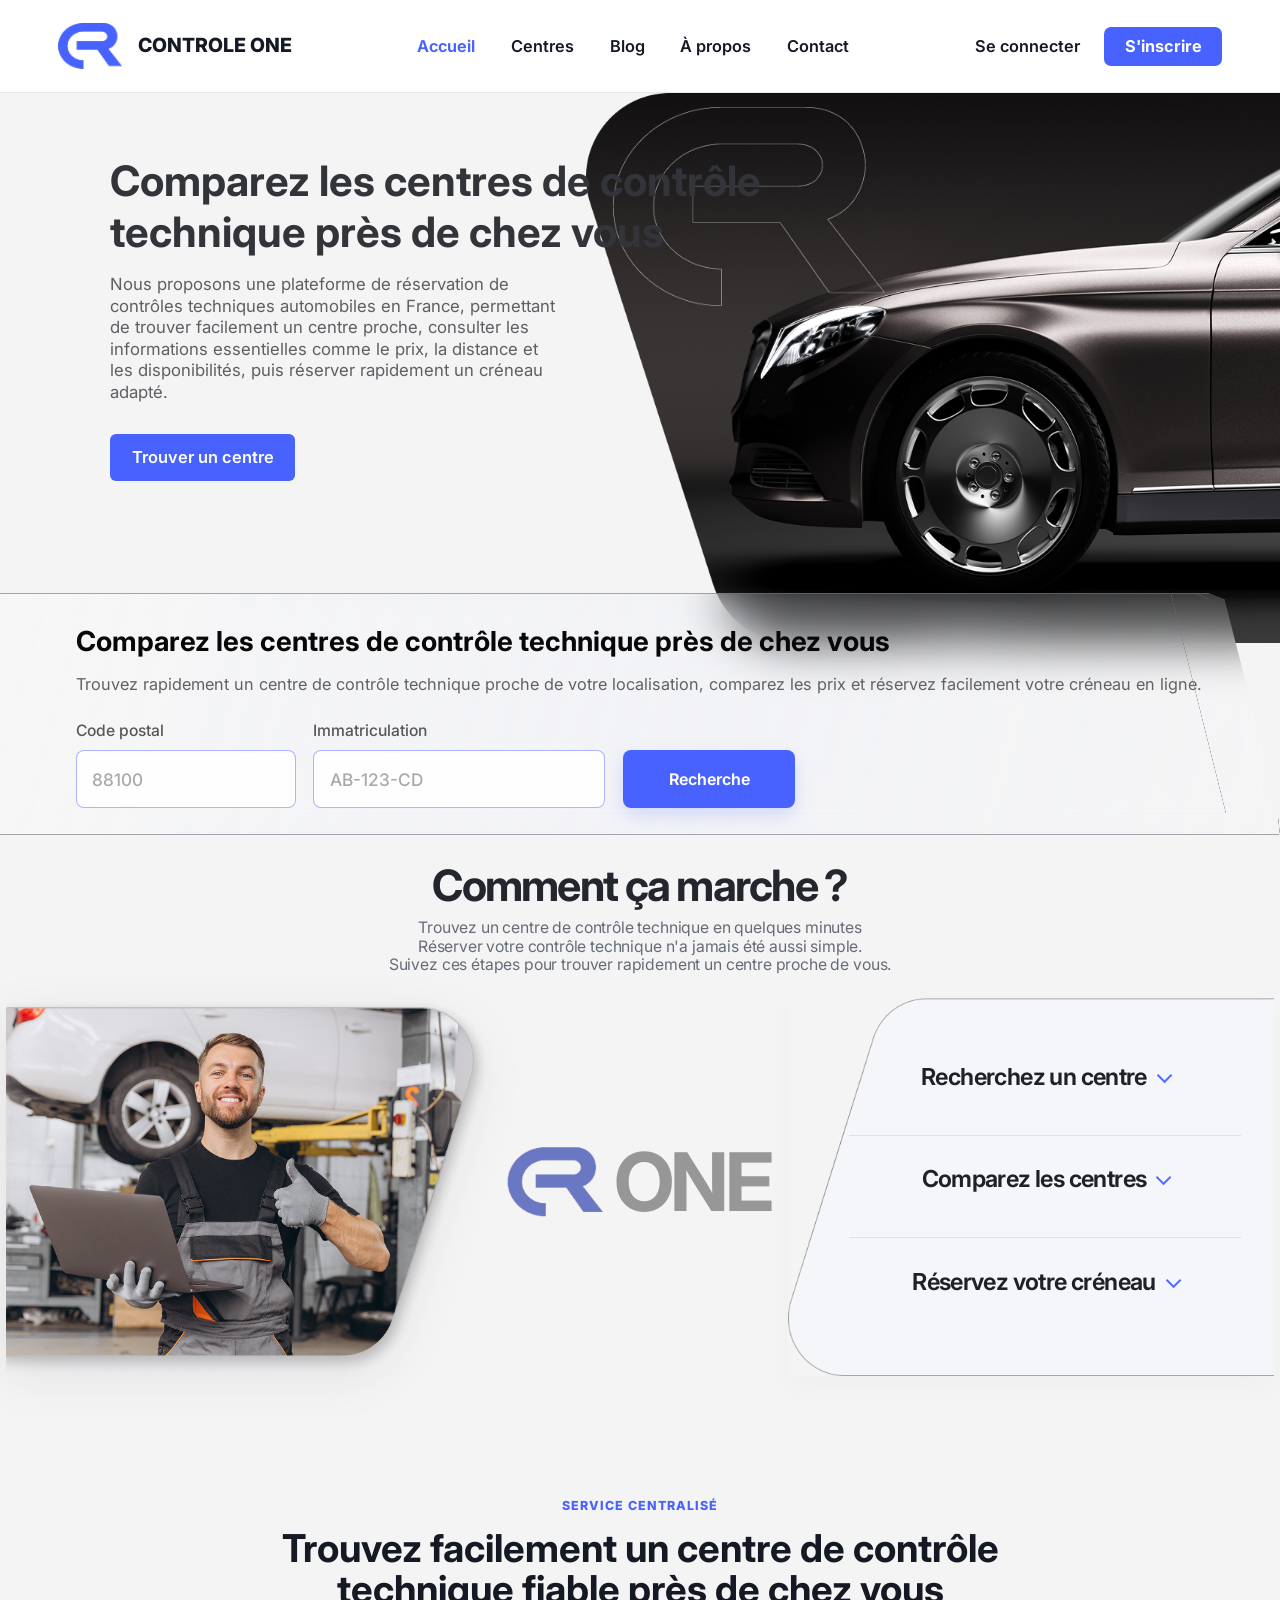
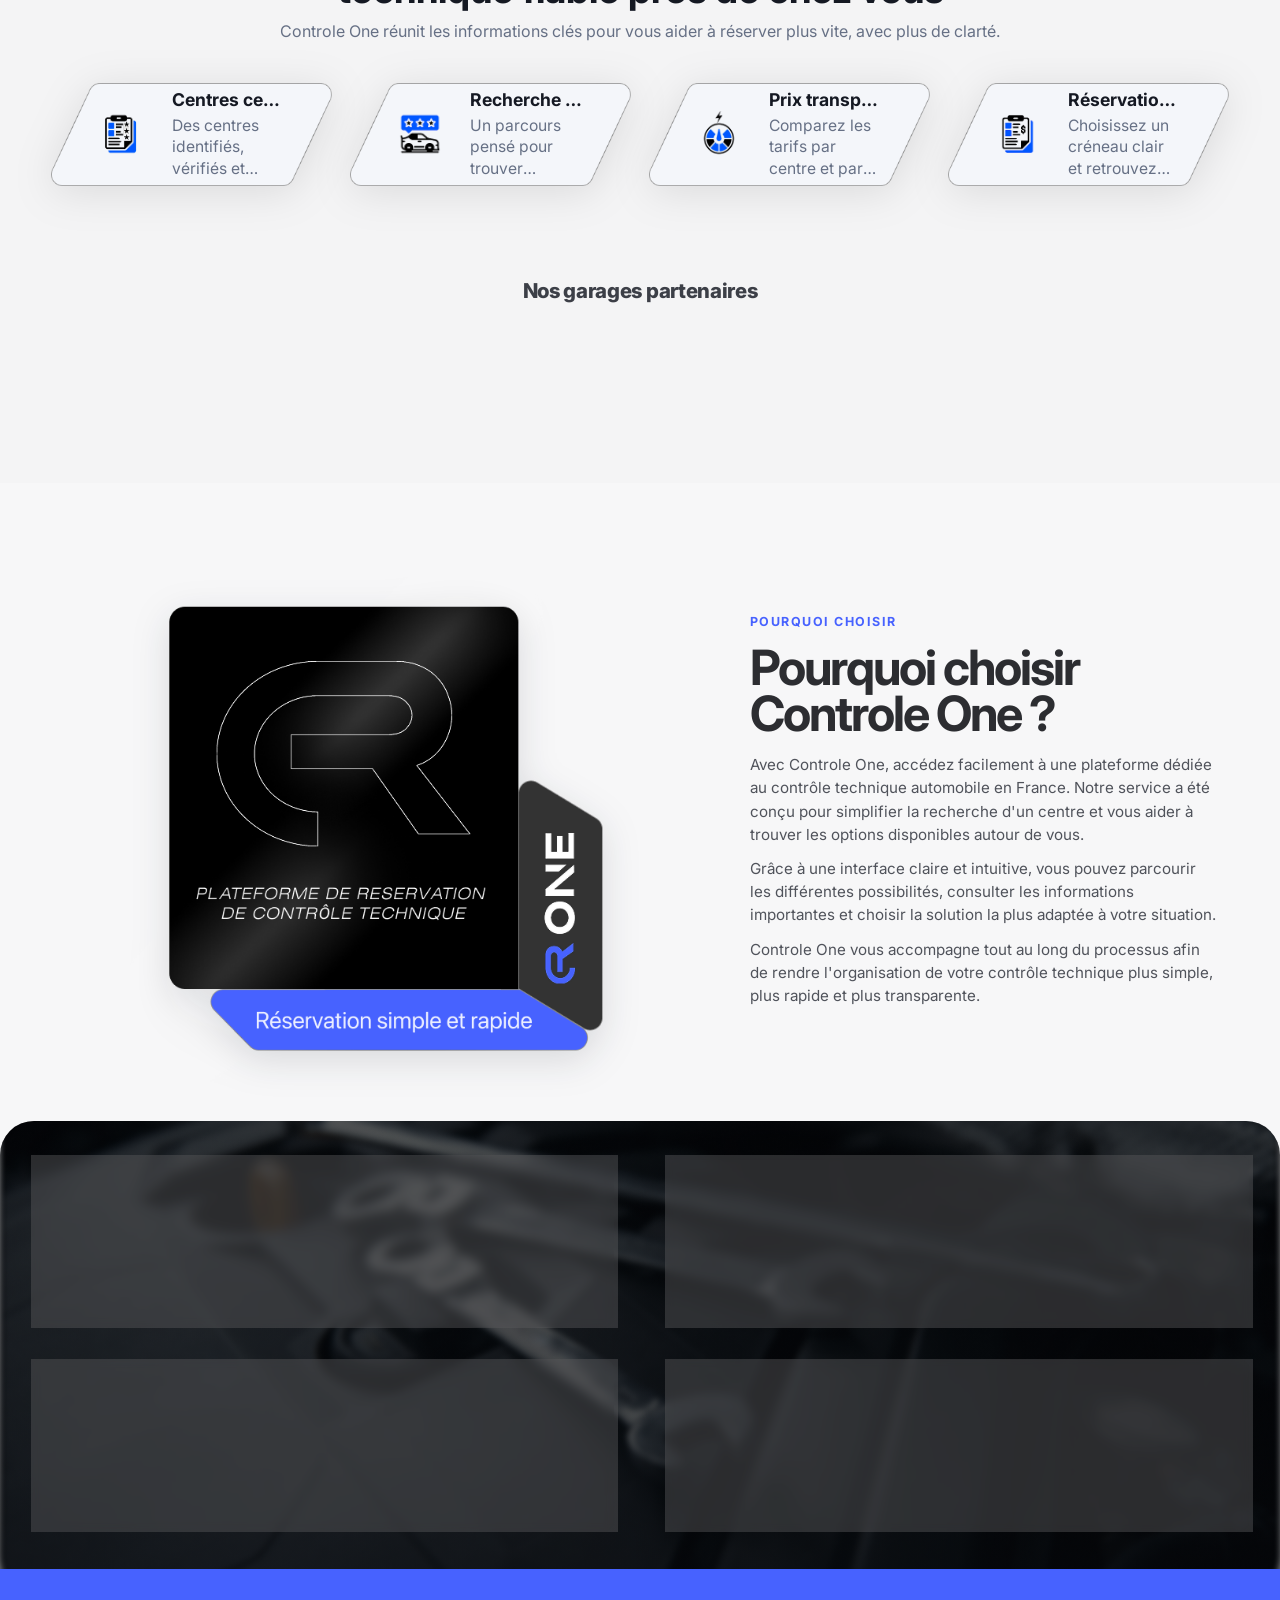
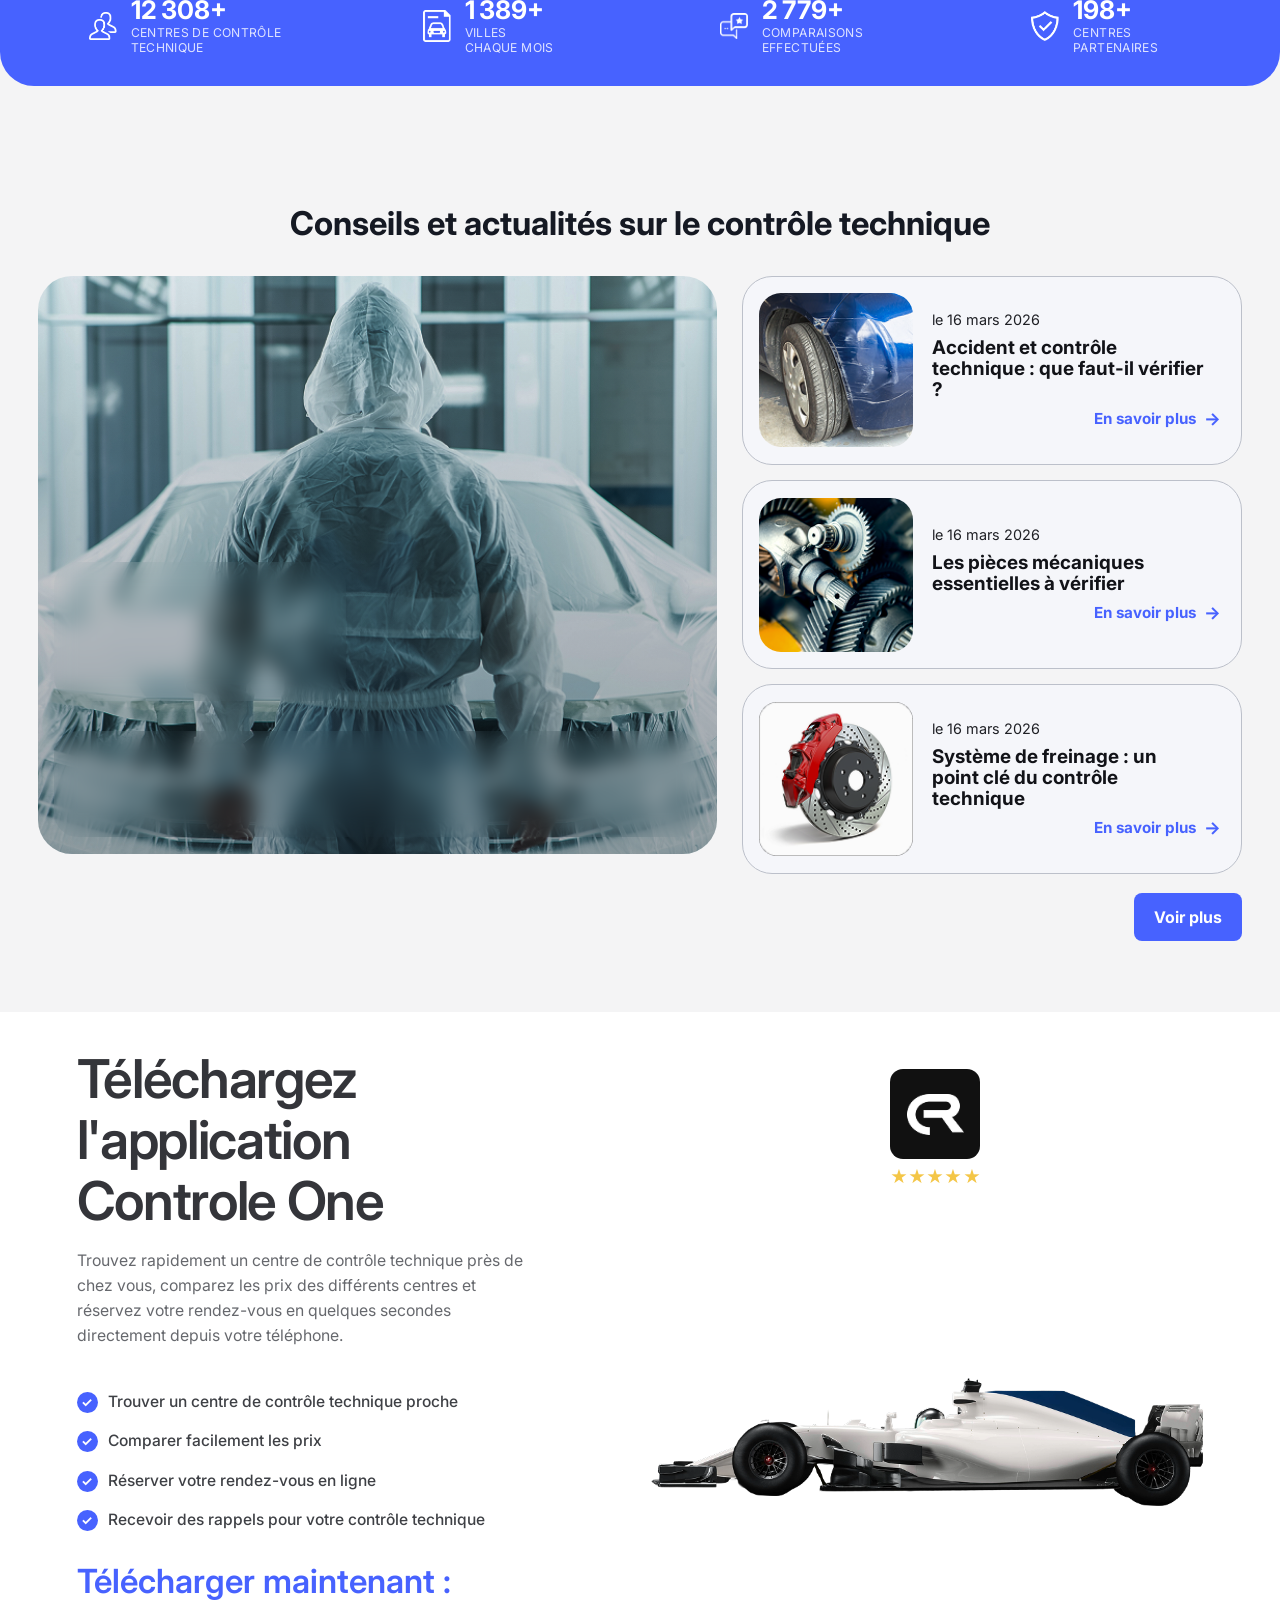
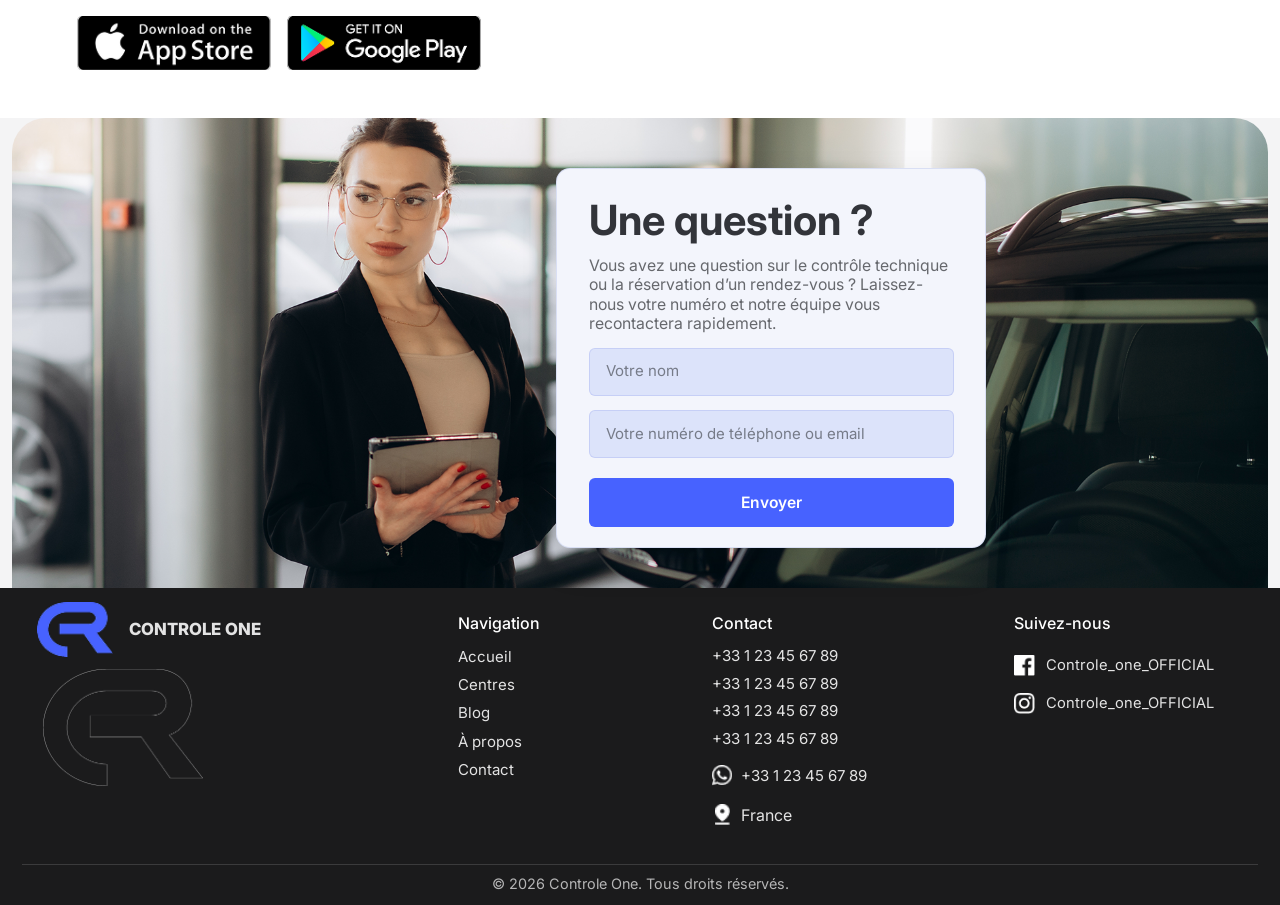
<file: index.html>
<!DOCTYPE html>
<html lang="fr">
<head>
  <meta charset="UTF-8">
  <meta name="viewport" content="width=device-width, initial-scale=1.0">
  <meta name="description" content="Comparez les centres de contrôle technique près de chez vous, consultez les prix et réservez votre créneau en ligne avec Controle One.">
  <title>Controle One - Comparez et réservez votre contrôle technique</title>
  <link rel="stylesheet" href="styles/main.css">
</head>
<body class="home-page">
  <header class="site-header home-header">
    <div class="container nav-bar">
      <a class="brand home-brand" href="index.html" aria-label="Accueil Controle One">
        <img src="assets/logos/Subtract%20(1)%206.png" alt="" aria-hidden="true">
        <span>CONTROLE ONE</span>
      </a>
      <nav class="top-nav" aria-label="Navigation principale">
        <a href="index.html" aria-current="page">Accueil</a>
        <a href="pages/centers.html">Centres</a>
        <a href="pages/blog.html">Blog</a>
        <a href="pages/about.html">À propos</a>
        <a href="pages/contact.html">Contact</a>
      </nav>
      <div class="nav-actions">
        <a href="pages/login.html">Se connecter</a>
        <a href="pages/register.html" class="button primary-button">S'inscrire</a>
      </div>
    </div>
  </header>

  <main>
    <section class="hero-section">
      <div class="container hero-grid">
        <div class="hero-copy">
          <h1>Comparez les centres de contrôle technique près de chez vous</h1>
          <p class="hero-lead">Nous proposons une plateforme de réservation de contrôles techniques automobiles en France, permettant de trouver facilement un centre proche, consulter les informations essentielles comme le prix, la distance et les disponibilités, puis réserver rapidement un créneau adapté.</p>
          <div class="hero-actions">
            <a href="pages/search.html" class="button primary-button">Trouver un centre</a>
          </div>
        </div>
        <div class="hero-visual" aria-hidden="true">
          <img class="hero-watermark" src="assets/logos/Subtract%20(6)%202.png" alt="">
          <img src="assets/images/Rectangle%202279.png" alt="">
        </div>
      </div>

      <div class="hero-search-area">
        <section class="hero-search-panel" aria-labelledby="hero-search-title">
          <h2 id="hero-search-title">Comparez les centres de contrôle technique près de chez vous</h2>
          <p>Trouvez rapidement un centre de contrôle technique proche de votre localisation, comparez les prix et réservez facilement votre créneau en ligne.</p>

          <form class="hero-search" action="pages/search.html" method="get" aria-label="Comparer les centres de contrôle technique">
            <div class="search-field search-field--postal">
              <label for="postal-code">Code postal</label>
              <input id="postal-code" name="postalCode" type="text" inputmode="numeric" placeholder="88100">
            </div>
            <div class="search-field search-field--plate">
              <label for="registration">Immatriculation</label>
              <input id="registration" name="registration" type="text" placeholder="AB-123-CD">
            </div>
            <button type="submit" class="button primary-button">Recherche</button>
          </form>
        </section>
      </div>
    </section>

    <section id="how-it-works" class="steps-section">
      <div class="container steps-heading">
        <h2>Comment ça marche ?</h2>
        <p>
          Trouvez un centre de contrôle technique en quelques minutes<br>
          Réserver votre contrôle technique n'a jamais été aussi simple.<br>
          Suivez ces étapes pour trouver rapidement un centre proche de vous.
        </p>
      </div>
      <div class="container steps-grid">
        <div class="steps-image">
          <img src="assets/images/Rectangle%202290.png" alt="Technicien dans un centre de contrôle technique" id="step-img-default" class="step-image active">
          <img src="assets/images/step-1.png" alt="Recherche sur carte" id="step-img-1" class="step-image">
          <img src="assets/images/step-2.png" alt="Comparaison des centres" id="step-img-2" class="step-image">
          <img src="assets/images/step-3.png" alt="Réservation du créneau" id="step-img-3" class="step-image">
        </div>
        <div class="steps-brand" aria-hidden="true">
          <img src="assets/logos/Subtract%20(1)%202.png" alt="">
          <span>ONE</span>
        </div>
        <div class="steps-list" aria-label="Étapes de réservation">
          <article class="glass-step">
            <h3 class="step-heading">
              <button class="step-trigger" type="button" id="step-trigger-1" aria-expanded="false" aria-controls="step-panel-1">
                <span class="step-title">Recherchez un centre</span>
              </button>
            </h3>
            <div class="step-panel" id="step-panel-1" role="region" aria-labelledby="step-trigger-1">
              <p>Entrez votre code postal ou votre immatriculation pour trouver les centres de contrôle technique proches de votre localisation.</p>
            </div>
          </article>
          <article class="glass-step">
            <h3 class="step-heading">
              <button class="step-trigger" type="button" id="step-trigger-2" aria-expanded="false" aria-controls="step-panel-2">
                <span class="step-title">Comparez les centres</span>
              </button>
            </h3>
            <div class="step-panel" id="step-panel-2" role="region" aria-labelledby="step-trigger-2">
              <p>Consultez les prix, les disponibilités et les informations des centres afin de choisir celui qui correspond le mieux à vos besoins.</p>
            </div>
          </article>
          <article class="glass-step">
            <h3 class="step-heading">
              <button class="step-trigger" type="button" id="step-trigger-3" aria-expanded="false" aria-controls="step-panel-3">
                <span class="step-title">Réservez votre créneau</span>
              </button>
            </h3>
            <div class="step-panel" id="step-panel-3" role="region" aria-labelledby="step-trigger-3">
              <p>Sélectionnez l'horaire qui vous convient et réservez votre contrôle technique directement en ligne en quelques clics.</p>
            </div>
          </article>
        </div>
      </div>
    </section>

    <section id="features" class="features-section">
      <div class="container section-heading">
        <p class="eyebrow">Service centralisé</p>
        <h2>Trouvez facilement un centre de contrôle technique fiable près de chez vous</h2>
        <p>Controle One réunit les informations clés pour vous aider à réserver plus vite, avec plus de clarté.</p>
      </div>
      <div class="container feature-grid">
        <div class="feature-card-wrap">
          <article class="feature-card">
            <div class="feature-card-icon-wrap">
              <img src="assets/icons/Group%203079%201.png" alt="" aria-hidden="true">
            </div>
            <div class="feature-card-body">
              <h3>Centres certifiés</h3>
              <p>Des centres identifiés, vérifiés et présentés avec les informations utiles.</p>
            </div>
          </article>
        </div>
        <div class="feature-card-wrap">
          <article class="feature-card">
            <div class="feature-card-icon-wrap">
              <img src="assets/icons/00_11.%20Luxury%20Cars%2C%20Sport%2C%20Classic%2C%20Elegant%2C%20Performance%203.png" alt="" aria-hidden="true">
            </div>
            <div class="feature-card-body">
              <h3>Recherche locale</h3>
              <p>Un parcours pensé pour trouver rapidement une adresse proche et disponible.</p>
            </div>
          </article>
        </div>
        <div class="feature-card-wrap">
          <article class="feature-card">
            <div class="feature-card-icon-wrap">
              <img src="assets/icons/Group%203080%201.png" alt="" aria-hidden="true">
            </div>
            <div class="feature-card-body">
              <h3>Prix transparents</h3>
              <p>Comparez les tarifs par centre et par type de véhicule avant de réserver.</p>
            </div>
          </article>
        </div>
        <div class="feature-card-wrap">
          <article class="feature-card">
            <div class="feature-card-icon-wrap">
              <img src="assets/icons/Group%203121.png" alt="" aria-hidden="true">
            </div>
            <div class="feature-card-body">
              <h3>Réservation simple</h3>
              <p>Choisissez un créneau clair et retrouvez votre rendez-vous dans votre espace.</p>
            </div>
          </article>
        </div>
      </div>
    </section>

    <section class="partners-section" aria-label="Nos garages partenaires">
      <div class="container partners-row">
        <h2 class="partners-title">Nos garages partenaires</h2>
        <div class="partners-marquee" aria-label="Défilement des garages partenaires">
          <div class="partners-track">
            <ul class="partners-list">
              <li class="partner-item"><a class="partner-logo" href="#" aria-label="SECURITEST"><img src="assets/logos/New%20folder/image%202096.png" alt="SECURITEST"></a></li>
              <li class="partner-item"><a class="partner-logo" href="#" aria-label="AUTOSUR"><img src="assets/logos/New%20folder/image%202097.png" alt="AUTOSUR"></a></li>
              <li class="partner-item"><a class="partner-logo" href="#" aria-label="AUTOVISION"><img src="assets/logos/New%20folder/image%202098.png" alt="AUTOVISION"></a></li>
              <li class="partner-item"><a class="partner-logo" href="#" aria-label="AUTOSECURITE"><img src="assets/logos/New%20folder/image%202099.png" alt="AUTOSECURITE"></a></li>
              <li class="partner-item"><a class="partner-logo" href="#" aria-label="NORISKO"><img src="assets/logos/New%20folder/image%202100.png" alt="NORISKO"></a></li>
              <li class="partner-item"><a class="partner-logo" href="#" aria-label="DEKRA"><img src="assets/logos/New%20folder/image%202101.png" alt="DEKRA"></a></li>
              <li class="partner-item"><a class="partner-logo" href="#" aria-label="MON CONTROLE TECHNIQUE"><img src="assets/logos/New%20folder/image%202102.png" alt="MON CONTROLE TECHNIQUE"></a></li>
            </ul>
            <ul class="partners-list" aria-hidden="true">
              <li class="partner-item"><a class="partner-logo" href="#" tabindex="-1" aria-label=""><img src="assets/logos/New%20folder/image%202096.png" alt=""></a></li>
              <li class="partner-item"><a class="partner-logo" href="#" tabindex="-1" aria-label=""><img src="assets/logos/New%20folder/image%202097.png" alt=""></a></li>
              <li class="partner-item"><a class="partner-logo" href="#" tabindex="-1" aria-label=""><img src="assets/logos/New%20folder/image%202098.png" alt=""></a></li>
              <li class="partner-item"><a class="partner-logo" href="#" tabindex="-1" aria-label=""><img src="assets/logos/New%20folder/image%202099.png" alt=""></a></li>
              <li class="partner-item"><a class="partner-logo" href="#" tabindex="-1" aria-label=""><img src="assets/logos/New%20folder/image%202100.png" alt=""></a></li>
              <li class="partner-item"><a class="partner-logo" href="#" tabindex="-1" aria-label=""><img src="assets/logos/New%20folder/image%202101.png" alt=""></a></li>
              <li class="partner-item"><a class="partner-logo" href="#" tabindex="-1" aria-label=""><img src="assets/logos/New%20folder/image%202102.png" alt=""></a></li>
            </ul>
          </div>
        </div>
      </div>
    </section>

    <section id="centers" class="why-section">
      <div class="container why-layout">
        <div class="why-card">
          <img class="why-card-base" src="assets/images/Logo_test.png" alt="Controle One" aria-hidden="true">
        </div>
        <div class="why-content">
          <p class="eyebrow">POURQUOI CHOISIR</p>
          <h2>Pourquoi choisir Controle One ?</h2>
          <p>Avec Controle One, accédez facilement à une plateforme dédiée au contrôle technique automobile en France. Notre service a été conçu pour simplifier la recherche d'un centre et vous aider à trouver les options disponibles autour de vous.</p>
          <p>Grâce à une interface claire et intuitive, vous pouvez parcourir les différentes possibilités, consulter les informations importantes et choisir la solution la plus adaptée à votre situation.</p>
          <p>Controle One vous accompagne tout au long du processus afin de rendre l'organisation de votre contrôle technique plus simple, plus rapide et plus transparente.</p>
        </div>
      </div>
      <div class="container why-panel">
        <div class="why-grid">
          <article>
            <div class="why-grid-icon-wrap">
              <img src="assets/icons/Group%203101%201.png" alt="" aria-hidden="true">
            </div>
            <h3>Trouver un centre proche</h3>
            <p>Localisez rapidement les centres de contrôle technique disponibles autour de votre position. Notre plateforme vous aide à identifier les centres les plus proches afin de gagner du temps et simplifier votre recherche.</p>
          </article>
          <article>
            <div class="why-grid-icon-wrap">
              <img src="assets/icons/Group%203121.png" alt="" aria-hidden="true">
            </div>
            <h3>Comparer les prix</h3>
            <p>Consultez et comparez facilement les tarifs proposés par différents centres de contrôle technique. Vous pouvez ainsi choisir l'offre la plus adaptée à votre budget.</p>
          </article>
          <article>
            <div class="why-grid-icon-wrap">
              <img src="assets/icons/Group%203080%201.png" alt="" aria-hidden="true">
            </div>
            <h3>Réserver un rendez-vous</h3>
            <p>Sélectionnez le créneau horaire qui vous convient et confirmez votre réservation directement en ligne en quelques clics seulement.</p>
          </article>
          <article>
            <div class="why-grid-icon-wrap">
              <img src="assets/icons/Group%203120.png" alt="" aria-hidden="true">
            </div>
            <h3>Centres certifiés</h3>
            <p>Consultez et comparez facilement les tarifs proposés par différents centres de contrôle technique. Vous pouvez ainsi choisir l'offre la plus adaptée à votre budget.</p>
          </article>
        </div>
      </div>
    </section>

    <section id="stats" class="stats-band" aria-label="Statistiques Controle One">
      <div class="container stats-grid">
        <article>
          <img src="assets/icons/Vector%20(16).png" alt="" aria-hidden="true">
          <strong class="stats-count" data-count="15318" data-suffix="+">15 318+</strong>
          <span>CENTRES DE CONTRÔLE<br>TECHNIQUE</span>
        </article>
        <article>
          <img src="assets/icons/Vector%20(17).png" alt="" aria-hidden="true">
          <strong class="stats-count" data-count="1729" data-suffix="+">1 729+</strong>
          <span>VILLES<br>CHAQUE MOIS</span>
        </article>
        <article>
          <img src="assets/icons/Vector%20(15).png" alt="" aria-hidden="true">
          <strong class="stats-count" data-count="3459" data-suffix="+">3 459+</strong>
          <span>COMPARAISONS<br>EFFECTUÉES</span>
        </article>
        <article>
          <img src="assets/icons/Vector%20(14).png" alt="" aria-hidden="true">
          <strong class="stats-count" data-count="247" data-suffix="+">247+</strong>
          <span>CENTRES<br>PARTENAIRES</span>
        </article>
      </div>
    </section>

    <section id="blog" class="blog-section">
      <div class="container section-heading">
        <h2>Conseils et actualités sur le contrôle technique</h2>
      </div>
      <div class="container blog-layout">
        <article class="featured-article">
          <img src="assets/images/unsplash_20qcctvyR1Q.png" alt="Préparation d'un véhicule avant contrôle">
          <div class="featured-overlay">
            <div class="featured-summary">
              <span class="featured-kicker">Préparation</span>
              <h3>Préparer sa voiture pour le contrôle technique</h3>
              <span class="featured-date">le 16 mars 2026</span>
            </div>
            <div class="featured-bottom-row">
              <p>Découvrez les points essentiels à vérifier avant votre contrôle technique afin de préparer votre véhicule dans les meilleures conditions, éviter une contre-visite inutile et gagner du temps le jour de votre rendez-vous.</p>
              <a href="pages/blog.html" class="button primary-button">En savoir plus</a>
            </div>
          </div>
        </article>
        <div class="article-list">
          <article>
            <img src="assets/images/scratched-and-dented-car-damaged-part-of-the-car-2026-01-07-06-35-05-utc%201.png" alt="">
            <div>
              <p class="blog-date">le 16 mars 2026</p>
              <h3>Accident et contrôle technique : que faut-il vérifier ?</h3>
              <a href="pages/blog.html">En savoir plus</a>
            </div>
          </article>
          <article>
            <img src="assets/images/mechanical-2026-01-08-23-42-21-utc%201.png" alt="">
            <div>
              <p class="blog-date">le 16 mars 2026</p>
              <h3>Les pièces mécaniques essentielles à vérifier</h3>
              <a href="pages/blog.html">En savoir plus</a>
            </div>
          </article>
          <article>
            <img src="assets/images/braking-system-car-brake-disk-with-caliper-isolat-2026-01-08-06-52-56-utc%201.png" alt="">
            <div>
              <p class="blog-date">le 16 mars 2026</p>
              <h3>Système de freinage : un point clé du contrôle technique</h3>
              <a href="pages/blog.html">En savoir plus</a>
            </div>
          </article>
          <a href="pages/blog.html" class="button primary-button blog-more-link">Voir plus</a>
        </div>
      </div>
    </section>

    <section class="app-section">
      <div class="container app-layout">
        <div class="app-copy">
          <h2>Téléchargez l'application Controle One</h2>
          <p>Trouvez rapidement un centre de contrôle technique près de chez vous, comparez les prix des différents centres et réservez votre rendez-vous en quelques secondes directement depuis votre téléphone.</p>
          <ul>
            <li>Trouver un centre de contrôle technique proche</li>
            <li>Comparer facilement les prix</li>
            <li>Réserver votre rendez-vous en ligne</li>
            <li>Recevoir des rappels pour votre contrôle technique</li>
          </ul>
          <p class="app-download-title">Télécharger maintenant :</p>
          <div class="store-badges">
            <a href="#" aria-label="Télécharger sur l'App Store">
              <img src="assets/logos/Download_on_the_App_Store_logo.png" alt="Download on the App Store">
            </a>
            <a href="#" aria-label="Télécharger sur Google Play">
              <img src="assets/logos/Google_Play_Store_badge_EN%201.png" alt="Get it on Google Play">
            </a>
          </div>
        </div>
        <div class="app-visual" aria-hidden="true">
          <div class="app-badge">
            <div class="app-badge-icon">
              <img src="assets/logos/Subtract%20(1)%206.png" alt="">
            </div>
            <div class="app-badge-rating">★★★★★</div>
          </div>
          <img class="app-car" src="assets/images/Sans%20titre%20(3)%202.png" alt="">
        </div>
      </div>
    </section>

    <section class="contact-preview">
      <div class="container contact-layout">
        <img src="assets/images/car-dealer-woman-auto-dealership-and-rental-conce-2026-01-08-22-53-07-utc%201.png" alt="Conseillère Controle One dans un centre automobile">
        <form class="question-card" action="pages/contact.html" method="get">
          <h2>Une question ?</h2>
          <p>Vous avez une question sur le contrôle technique ou la réservation d’un rendez-vous ? Laissez-nous votre numéro et notre équipe vous recontactera rapidement.</p>
          <label for="quick-name" class="visually-hidden">Votre nom</label>
          <input id="quick-name" name="name" type="text" placeholder="Votre nom">
          <label for="quick-contact" class="visually-hidden">Votre numéro de téléphone ou email</label>
          <input id="quick-contact" name="contact" type="text" placeholder="Votre numéro de téléphone ou email">
          <button type="submit" class="button primary-button">Envoyer</button>
        </form>
      </div>
    </section>
  </main>

  <footer class="site-footer home-footer">
    <div class="container footer-layout">
      <div class="footer-brand-panel">
        <a class="footer-brand footer-brand--footer" href="index.html">
          <img src="assets/logos/Subtract%20(1)%206.png" alt="" aria-hidden="true">
          <span>CONTROLE ONE</span>
        </a>
        <img class="footer-mark" src="assets/logos/Subtract%20(6)%202.png" alt="" aria-hidden="true">
      </div>

      <div class="footer-column">
        <h2>Navigation</h2>
        <nav class="footer-nav" aria-label="Navigation pied de page">
          <a href="index.html">Accueil</a>
          <a href="pages/centers.html">Centres</a>
          <a href="pages/blog.html">Blog</a>
          <a href="pages/about.html">À propos</a>
          <a href="pages/contact.html">Contact</a>
        </nav>
      </div>

      <div class="footer-column footer-contact">
        <h2>Contact</h2>
        <a href="tel:+33123456789">+33 1 23 45 67 89</a>
        <a href="tel:+33123456789">+33 1 23 45 67 89</a>
        <a href="tel:+33123456789">+33 1 23 45 67 89</a>
        <a href="tel:+33123456789">+33 1 23 45 67 89</a>
        <a class="footer-contact-line footer-contact-line--icon" href="https://wa.me/33123456789">
          <img src="assets/icons/Group.png" alt="" aria-hidden="true">
          <span>+33 1 23 45 67 89</span>
        </a>
        <div class="footer-contact-line footer-contact-line--icon">
          <img src="assets/icons/Vector%20(18).png" alt="" aria-hidden="true">
          <span>France</span>
        </div>
      </div>

      <div class="footer-column footer-social">
        <h2>Suivez-nous</h2>
        <a class="footer-social-item" href="#" aria-label="Facebook Controle One">
          <img src="assets/icons/Facebook.png" alt="" aria-hidden="true">
          <span>Controle_one_OFFICIAL</span>
        </a>
        <a class="footer-social-item" href="#" aria-label="Instagram Controle One">
          <img src="assets/icons/Instagram-black.png" alt="" aria-hidden="true">
          <span>Controle_one_OFFICIAL</span>
        </a>
      </div>

      <div class="footer-bottom">
        <p>© 2026 Controle One. Tous droits réservés.</p>
      </div>
    </div>
  </footer>

  <button id="scroll-to-top" class="scroll-to-top" aria-label="Remonter en haut de la page">
    <svg width="24" height="24" viewBox="0 0 24 24" fill="none" stroke="currentColor" stroke-width="2" stroke-linecap="round" stroke-linejoin="round">
      <path d="M12 19V5M5 12l7-7 7 7"/>
    </svg>
  </button>

  <script src="scripts/main.js" defer></script>
</body>
</html>
</file>
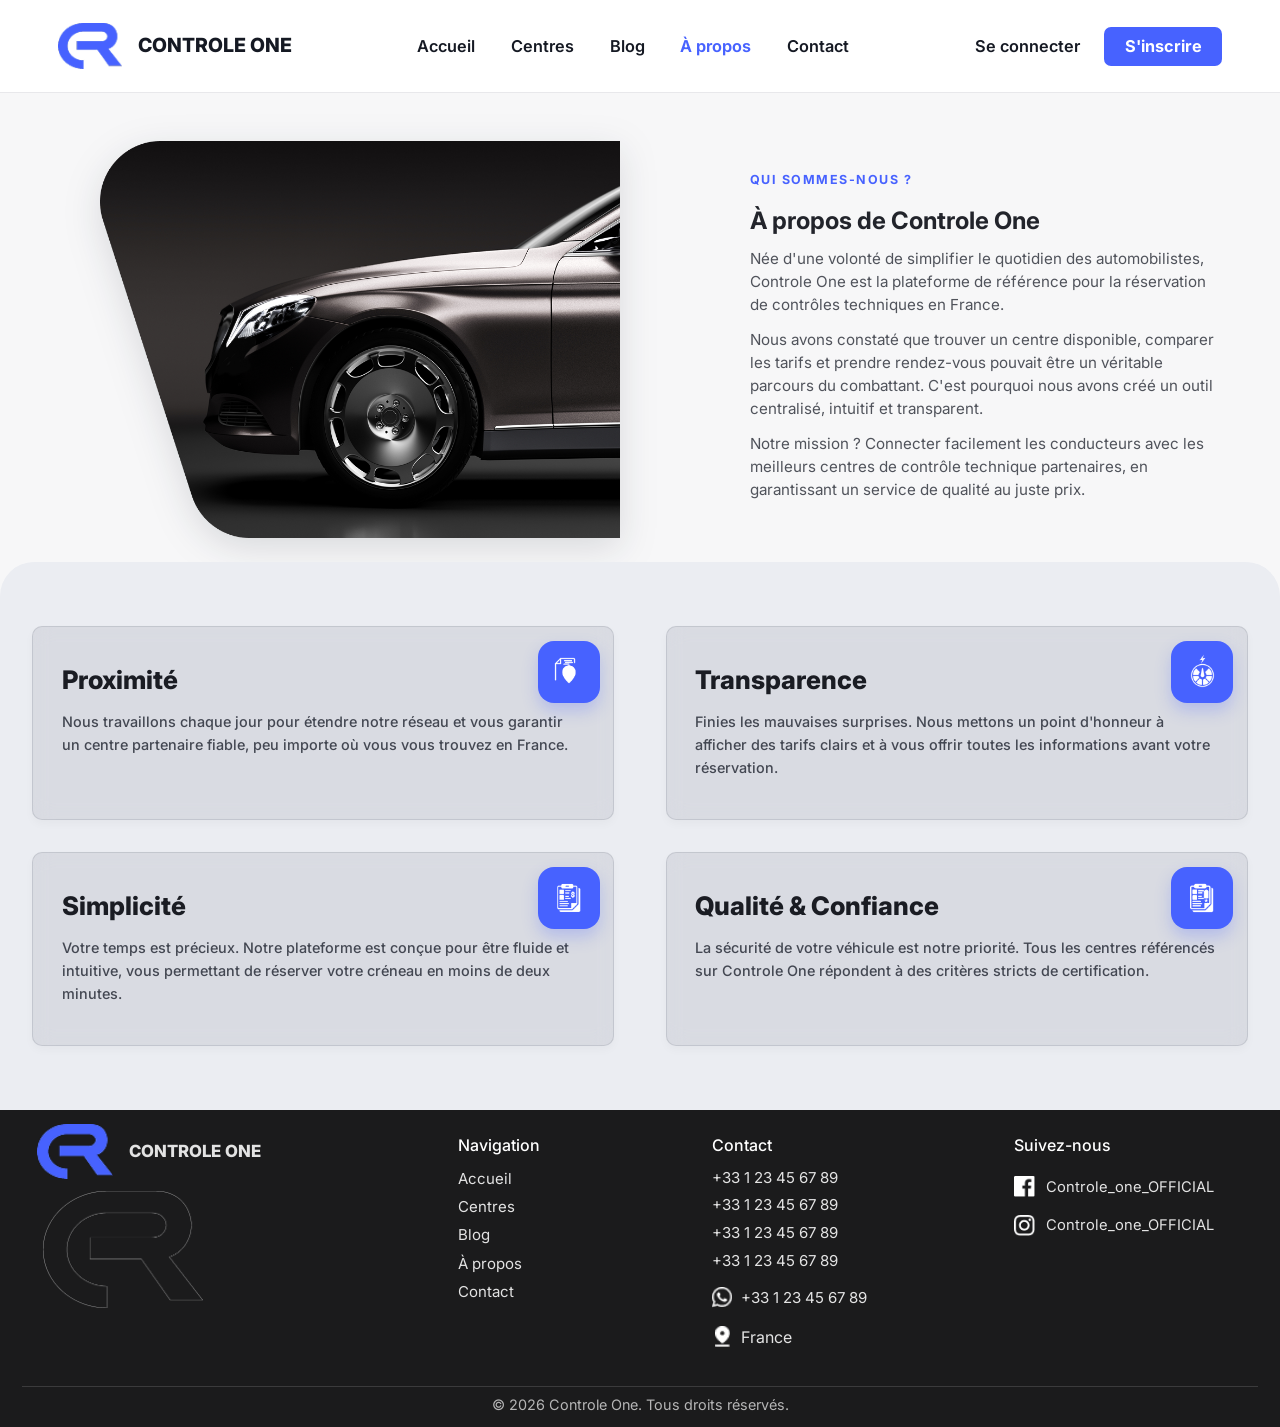
<file: pages/about.html>
<!DOCTYPE html>
<html lang="fr">

<head>
  <meta charset="UTF-8">
  <meta name="viewport" content="width=device-width, initial-scale=1.0">
  <meta name="description"
    content="Découvrez Controle One, la plateforme de réservation de contrôle technique automobile en France.">
  <title>À propos - Controle One</title>
  <link rel="stylesheet" href="../styles/main.css">
</head>

<body class="home-page">
  <header class="site-header home-header">
    <div class="container nav-bar">
      <a class="brand home-brand" href="../index.html" aria-label="Accueil Controle One">
        <img src="../assets/logos/Subtract%20(1)%206.png" alt="" aria-hidden="true">
        <span>CONTROLE ONE</span>
      </a>
      <nav class="top-nav" aria-label="Navigation principale">
        <a href="../index.html">Accueil</a>
        <a href="centers.html">Centres</a>
        <a href="blog.html">Blog</a>
        <a href="about.html" aria-current="page">À propos</a>
        <a href="contact.html">Contact</a>
      </nav>
      <div class="nav-actions">
        <a href="login.html">Se connecter</a>
        <a href="register.html" class="button primary-button">S'inscrire</a>
      </div>
    </div>
  </header>

  <main class="page-about">
    <section class="why-section">
      <div class="container why-layout">
        <div class="why-card">
          <img class="why-card-base 3d-car-animation" src="../assets/images/Rectangle%202279.png" alt="Controle One Premium" aria-hidden="true">
        </div>
        <div class="why-content">
          <p class="eyebrow">QUI SOMMES-NOUS ?</p>
          <h1>À propos de Controle One</h1>
          <p>Née d'une volonté de simplifier le quotidien des automobilistes, Controle One est la plateforme de référence pour la réservation de contrôles techniques en France.</p>
          <p>Nous avons constaté que trouver un centre disponible, comparer les tarifs et prendre rendez-vous pouvait être un véritable parcours du combattant. C'est pourquoi nous avons créé un outil centralisé, intuitif et transparent.</p>
          <p>Notre mission ? Connecter facilement les conducteurs avec les meilleurs centres de contrôle technique partenaires, en garantissant un service de qualité au juste prix.</p>
        </div>
      </div>
      <div class="container why-panel">
        <div class="why-grid">
          <article>
            <div class="why-grid-icon-wrap">
              <img src="../assets/icons/Group%203101%201.png" alt="" aria-hidden="true">
            </div>
            <h3>Proximité</h3>
            <p>Nous travaillons chaque jour pour étendre notre réseau et vous garantir un centre partenaire fiable, peu importe où vous vous trouvez en France.</p>
          </article>
          <article>
            <div class="why-grid-icon-wrap">
              <img src="../assets/icons/Group%203080%201.png" alt="" aria-hidden="true">
            </div>
            <h3>Transparence</h3>
            <p>Finies les mauvaises surprises. Nous mettons un point d'honneur à afficher des tarifs clairs et à vous offrir toutes les informations avant votre réservation.</p>
          </article>
          <article>
            <div class="why-grid-icon-wrap">
              <img src="../assets/icons/Group%203121.png" alt="" aria-hidden="true">
            </div>
            <h3>Simplicité</h3>
            <p>Votre temps est précieux. Notre plateforme est conçue pour être fluide et intuitive, vous permettant de réserver votre créneau en moins de deux minutes.</p>
          </article>
          <article>
            <div class="why-grid-icon-wrap">
              <img src="../assets/icons/Group%203079%201.png" alt="" aria-hidden="true">
            </div>
            <h3>Qualité & Confiance</h3>
            <p>La sécurité de votre véhicule est notre priorité. Tous les centres référencés sur Controle One répondent à des critères stricts de certification.</p>
          </article>
        </div>
      </div>
    </section>
  </main>

  <footer class="site-footer home-footer">
    <div class="container footer-layout">
      <div class="footer-brand-panel">
        <a class="footer-brand footer-brand--footer" href="../index.html">
          <img src="../assets/logos/Subtract%20(1)%206.png" alt="" aria-hidden="true">
          <span>CONTROLE ONE</span>
        </a>
        <img class="footer-mark" src="../assets/logos/Subtract%20(6)%202.png" alt="" aria-hidden="true">
      </div>

      <div class="footer-column">
        <h2>Navigation</h2>
        <nav class="footer-nav" aria-label="Navigation pied de page">
          <a href="../index.html">Accueil</a>
          <a href="centers.html">Centres</a>
          <a href="blog.html">Blog</a>
          <a href="about.html">À propos</a>
          <a href="contact.html">Contact</a>
        </nav>
      </div>

      <div class="footer-column footer-contact">
        <h2>Contact</h2>
        <a href="tel:+33123456789">+33 1 23 45 67 89</a>
        <a href="tel:+33123456789">+33 1 23 45 67 89</a>
        <a href="tel:+33123456789">+33 1 23 45 67 89</a>
        <a href="tel:+33123456789">+33 1 23 45 67 89</a>
        <a class="footer-contact-line footer-contact-line--icon" href="https://wa.me/33123456789">
          <img src="../assets/icons/Group.png" alt="" aria-hidden="true">
          <span>+33 1 23 45 67 89</span>
        </a>
        <div class="footer-contact-line footer-contact-line--icon">
          <img src="../assets/icons/Vector%20(18).png" alt="" aria-hidden="true">
          <span>France</span>
        </div>
      </div>

      <div class="footer-column footer-social">
        <h2>Suivez-nous</h2>
        <a class="footer-social-item" href="#" aria-label="Facebook Controle One">
          <img src="../assets/icons/Facebook.png" alt="" aria-hidden="true">
          <span>Controle_one_OFFICIAL</span>
        </a>
        <a class="footer-social-item" href="#" aria-label="Instagram Controle One">
          <img src="../assets/icons/Instagram-black.png" alt="" aria-hidden="true">
          <span>Controle_one_OFFICIAL</span>
        </a>
      </div>

      <div class="footer-bottom">
        <p>© 2026 Controle One. Tous droits réservés.</p>
      </div>
    </div>
  </footer>
  <button id="scroll-to-top" class="scroll-to-top" aria-label="Remonter en haut de la page">
    <svg width="24" height="24" viewBox="0 0 24 24" fill="none" stroke="currentColor" stroke-width="2" stroke-linecap="round" stroke-linejoin="round">
      <path d="M12 19V5M5 12l7-7 7 7"/>
    </svg>
  </button>

  <script src="../scripts/main.js" defer></script>
</body>

</html>
</file>
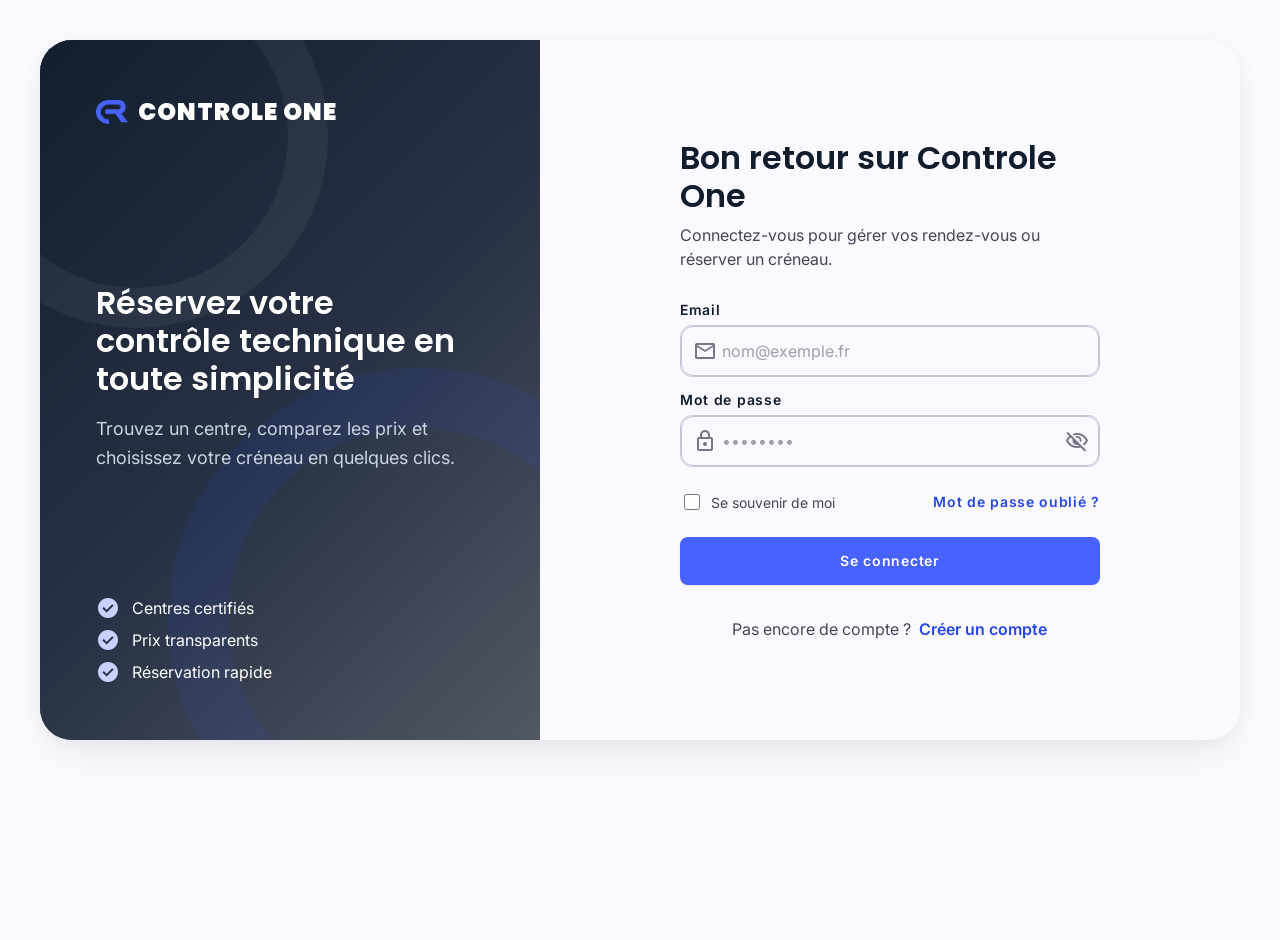
<file: pages/auth-login-prototype.html>
<!DOCTYPE html>
<html lang="fr">
<head>
  <meta charset="utf-8">
  <meta name="viewport" content="width=device-width, initial-scale=1.0">
  <title>Controle One - Connexion Prototype</title>
  <link rel="preconnect" href="https://fonts.googleapis.com">
  <link rel="preconnect" href="https://fonts.gstatic.com" crossorigin>
  <link href="https://fonts.googleapis.com/css2?family=Inter:wght@400;500;600&amp;family=Poppins:wght@600;700;900&amp;display=swap" rel="stylesheet">
  <link href="https://fonts.googleapis.com/css2?family=Material+Symbols+Outlined:wght,FILL@100..700,0..1&amp;display=swap" rel="stylesheet">
  <link rel="stylesheet" href="../styles/pages/auth-prototype.css">
  <script src="../scripts/auth-prototype.js" defer></script>
</head>
<body class="auth-prototype auth-prototype--login">
  <div class="auth-prototype__toast" role="status" aria-live="polite" aria-atomic="true" hidden>
    <span class="material-symbols-outlined" aria-hidden="true">check_circle</span>
    <span class="auth-prototype__toast-copy">
      <strong>Connexion r&eacute;ussie</strong>
      <small>Redirection en cours...</small>
    </span>
  </div>

  <main class="auth-prototype__desktop auth-prototype__desktop-shell auth-prototype__desktop-shell--login" aria-label="Prototype connexion desktop">
    <section class="auth-prototype__desktop-visual auth-prototype__desktop-visual--login" aria-label="Presentation Controle One">
      <div class="auth-prototype__visual-gradient"></div>
      <div class="auth-prototype__decor-circle auth-prototype__decor-circle--top"></div>
      <div class="auth-prototype__decor-circle auth-prototype__decor-circle--bottom"></div>

      <div class="auth-prototype__visual-content">
        <div class="auth-prototype__brand-text auth-prototype__logo-brand">
          <img src="../assets/logos/Subtract (1) 6.png" alt="Logo Controle One">
          <span>CONTROLE ONE</span>
        </div>
        <div class="auth-prototype__visual-copy">
          <h1>R&eacute;servez votre contr&ocirc;le technique en toute simplicit&eacute;</h1>
          <p>Trouvez un centre, comparez les prix et choisissez votre cr&eacute;neau en quelques clics.</p>
        </div>

        <ul class="auth-prototype__benefit-list" aria-label="Avantages Controle One">
          <li>
            <span class="material-symbols-outlined auth-prototype__icon-fill" aria-hidden="true">check_circle</span>
            <span>Centres certifi&eacute;s</span>
          </li>
          <li>
            <span class="material-symbols-outlined auth-prototype__icon-fill" aria-hidden="true">check_circle</span>
            <span>Prix transparents</span>
          </li>
          <li>
            <span class="material-symbols-outlined auth-prototype__icon-fill" aria-hidden="true">check_circle</span>
            <span>R&eacute;servation rapide</span>
          </li>
        </ul>
      </div>
    </section>

    <section class="auth-prototype__form-panel auth-prototype__form-panel--login" aria-label="Formulaire de connexion desktop">
      <div class="auth-prototype__form-container auth-prototype__form-container--login">
        <header class="auth-prototype__form-header">
          <h2>Bon retour sur Controle One</h2>
          <p>Connectez-vous pour g&eacute;rer vos rendez-vous ou r&eacute;server un cr&eacute;neau.</p>
        </header>

        <form class="auth-prototype__form" action="#" method="post" data-auth-flow="login">
          <div class="auth-prototype__field">
            <label for="login-email-desktop">Email</label>
            <div class="auth-prototype__input-wrap">
              <span class="material-symbols-outlined" aria-hidden="true">mail</span>
              <input id="login-email-desktop" name="email" type="email" placeholder="nom@exemple.fr" autocomplete="email">
            </div>
          </div>

          <div class="auth-prototype__field">
            <label for="login-password-desktop">Mot de passe</label>
            <div class="auth-prototype__input-wrap">
              <span class="material-symbols-outlined" aria-hidden="true">lock</span>
              <input id="login-password-desktop" name="password" type="password" placeholder="&bull;&bull;&bull;&bull;&bull;&bull;&bull;&bull;" autocomplete="current-password">
              <button class="auth-prototype__input-action" type="button" aria-label="Afficher ou masquer le mot de passe">
                <span class="material-symbols-outlined" aria-hidden="true">visibility_off</span>
              </button>
            </div>
          </div>

          <div class="auth-prototype__options-row">
            <div class="auth-prototype__checkbox-row">
              <input id="remember-me-desktop" name="remember-me" type="checkbox">
              <label for="remember-me-desktop">Se souvenir de moi</label>
            </div>
            <a href="#">Mot de passe oubli&eacute; ?</a>
          </div>

          <button class="auth-prototype__submit" type="submit">Se connecter</button>
        </form>

        <p class="auth-prototype__switch-link">
          Pas encore de compte ?
          <a href="auth-register-prototype.html">Cr&eacute;er un compte</a>
        </p>
      </div>
    </section>
  </main>

  <main class="auth-prototype__mobile auth-prototype__mobile-shell auth-prototype__mobile-shell--login" aria-label="Prototype connexion mobile">
    <header class="auth-prototype__mobile-hero auth-prototype__mobile-hero--login">
      <div class="auth-prototype__mobile-hero-image" aria-hidden="true"></div>
      <div class="auth-prototype__mobile-hero-gradient" aria-hidden="true"></div>
      <div class="auth-prototype__mobile-brand">
        <h1 class="auth-prototype__logo-brand auth-prototype__logo-brand--mobile">
          <img src="../assets/logos/Subtract (1) 6.png" alt="Logo Controle One">
          <span>CONTROLE ONE</span>
        </h1>
        <p>Plateforme de gestion automobile haute densit&eacute;.</p>
      </div>
    </header>

    <section class="auth-prototype__mobile-sheet auth-prototype__mobile-sheet--login" aria-label="Formulaire de connexion mobile">
      <div class="auth-prototype__sheet-handle" aria-hidden="true"></div>

      <header class="auth-prototype__form-header">
        <h2>Se connecter</h2>
        <p>Saisissez vos identifiants professionnels pour acc&eacute;der &agrave; votre tableau de bord.</p>
      </header>

      <form class="auth-prototype__form auth-prototype__form--mobile-login" action="#" method="post" data-auth-flow="login">
        <div class="auth-prototype__field">
          <label for="login-email-mobile">Adresse e-mail professionnelle</label>
          <div class="auth-prototype__input-wrap auth-prototype__input-wrap--large">
            <span class="material-symbols-outlined" aria-hidden="true">mail</span>
            <input id="login-email-mobile" name="email" type="email" placeholder="nom@entreprise.com" autocomplete="email" required>
          </div>
        </div>

        <div class="auth-prototype__field">
          <div class="auth-prototype__label-row">
            <label for="login-password-mobile">Mot de passe</label>
            <a href="#">Mot de passe oubli&eacute; ?</a>
          </div>
          <div class="auth-prototype__input-wrap auth-prototype__input-wrap--large">
            <span class="material-symbols-outlined" aria-hidden="true">lock</span>
            <input id="login-password-mobile" name="password" type="password" placeholder="&bull;&bull;&bull;&bull;&bull;&bull;&bull;&bull;" autocomplete="current-password" required>
          </div>
        </div>

        <button class="auth-prototype__submit auth-prototype__submit--mobile" type="submit">
          Connexion s&eacute;curis&eacute;e
          <span class="material-symbols-outlined" aria-hidden="true">arrow_forward</span>
        </button>

        <div class="auth-prototype__divider" aria-hidden="true">
          <span></span>
          <small>Ou</small>
          <span></span>
        </div>

        <button class="auth-prototype__secondary-button" type="button">
          <span class="material-symbols-outlined" aria-hidden="true">corporate_fare</span>
          Connexion via SSO Entreprise
        </button>
      </form>

      <p class="auth-prototype__switch-link auth-prototype__switch-link--mobile">
        Vous n'avez pas de compte ?
        <a href="auth-register-prototype.html">Demander un acc&egrave;s</a>
      </p>
    </section>
  </main>
</body>
</html>
</file>
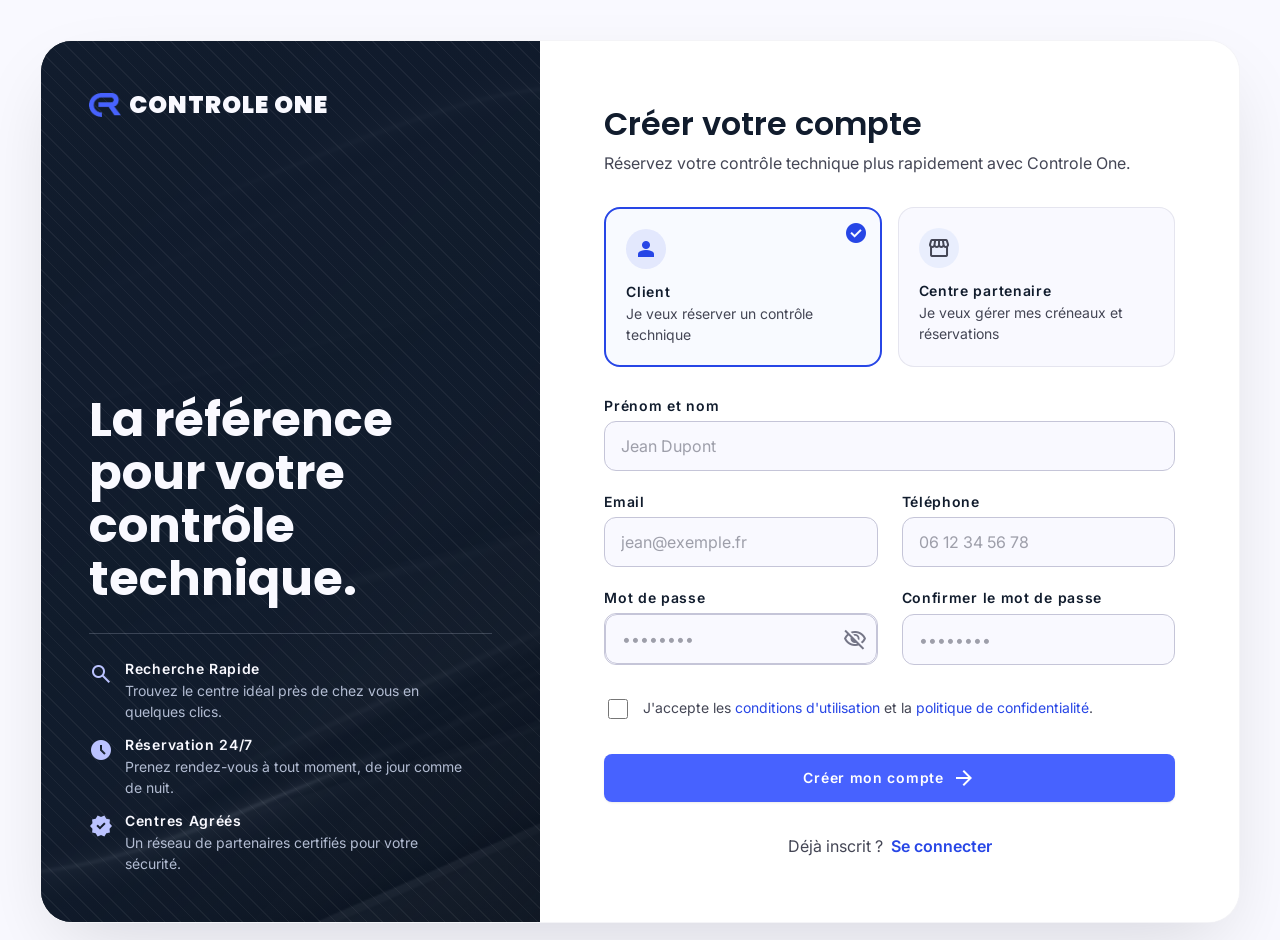
<file: pages/auth-register-prototype.html>
<!DOCTYPE html>
<html lang="fr">
<head>
  <meta charset="utf-8">
  <meta name="viewport" content="width=device-width, initial-scale=1.0">
  <title>Controle One - Inscription Prototype</title>
  <link rel="preconnect" href="https://fonts.googleapis.com">
  <link rel="preconnect" href="https://fonts.gstatic.com" crossorigin>
  <link href="https://fonts.googleapis.com/css2?family=Inter:wght@400;500;600&amp;family=Poppins:wght@600;700;900&amp;display=swap" rel="stylesheet">
  <link href="https://fonts.googleapis.com/css2?family=Material+Symbols+Outlined:wght,FILL@100..700,0..1&amp;display=swap" rel="stylesheet">
  <link rel="stylesheet" href="../styles/pages/auth-prototype.css">
  <script src="../scripts/auth-prototype.js" defer></script>
</head>
<body class="auth-prototype auth-prototype--register">
  <div class="auth-prototype__toast" role="status" aria-live="polite" aria-atomic="true" hidden>
    <span class="material-symbols-outlined" aria-hidden="true">check_circle</span>
    <span class="auth-prototype__toast-copy">
      <strong>Connexion r&eacute;ussie</strong>
      <small>Redirection en cours...</small>
    </span>
  </div>

  <main class="auth-prototype__desktop auth-prototype__desktop-shell auth-prototype__desktop-shell--register" aria-label="Prototype inscription desktop">
    <section class="auth-prototype__register-visual" aria-label="Presentation Controle One">
      <div class="auth-prototype__register-image-layer">
        <img src="../assets/images/auth/auth-register-visual.png" alt="Abstract automotive tech">
        <div class="auth-prototype__register-image-gradient" aria-hidden="true"></div>
        <div class="auth-prototype__pattern-overlay" aria-hidden="true"></div>
      </div>

      <div class="auth-prototype__register-brand auth-prototype__logo-brand">
        <img src="../assets/logos/Subtract (1) 6.png" alt="Logo Controle One">
        <span>CONTROLE ONE</span>
      </div>

      <div class="auth-prototype__register-copy">
        <h2>La r&eacute;f&eacute;rence pour votre contr&ocirc;le technique.</h2>
        <div class="auth-prototype__benefit-blocks" aria-label="Avantages Controle One">
          <div class="auth-prototype__benefit-block">
            <span class="material-symbols-outlined auth-prototype__icon-fill" aria-hidden="true">search</span>
            <div>
              <strong>Recherche Rapide</strong>
              <p>Trouvez le centre id&eacute;al pr&egrave;s de chez vous en quelques clics.</p>
            </div>
          </div>
          <div class="auth-prototype__benefit-block">
            <span class="material-symbols-outlined auth-prototype__icon-fill" aria-hidden="true">schedule</span>
            <div>
              <strong>R&eacute;servation 24/7</strong>
              <p>Prenez rendez-vous &agrave; tout moment, de jour comme de nuit.</p>
            </div>
          </div>
          <div class="auth-prototype__benefit-block">
            <span class="material-symbols-outlined auth-prototype__icon-fill" aria-hidden="true">verified</span>
            <div>
              <strong>Centres Agr&eacute;&eacute;s</strong>
              <p>Un r&eacute;seau de partenaires certifi&eacute;s pour votre s&eacute;curit&eacute;.</p>
            </div>
          </div>
        </div>
      </div>
    </section>

    <section class="auth-prototype__form-panel auth-prototype__form-panel--register" aria-label="Formulaire d'inscription desktop">
      <header class="auth-prototype__form-header">
        <h1>Cr&eacute;er votre compte</h1>
        <p>R&eacute;servez votre contr&ocirc;le technique plus rapidement avec Controle One.</p>
      </header>

      <div class="auth-prototype__role-grid" aria-label="Selection de profil">
        <button class="auth-prototype__role-card auth-prototype__role-card--active" type="button" data-register-role="client" aria-pressed="true">
          <span class="material-symbols-outlined auth-prototype__role-check auth-prototype__icon-fill" aria-hidden="true">check_circle</span>
          <span class="auth-prototype__role-icon">
            <span class="material-symbols-outlined auth-prototype__icon-fill" aria-hidden="true">person</span>
          </span>
          <strong>Client</strong>
          <small>Je veux r&eacute;server un contr&ocirc;le technique</small>
        </button>
        <button class="auth-prototype__role-card" type="button" data-register-role="garage" aria-pressed="false">
          <span class="material-symbols-outlined auth-prototype__role-check auth-prototype__icon-fill" aria-hidden="true">check_circle</span>
          <span class="auth-prototype__role-icon">
            <span class="material-symbols-outlined" aria-hidden="true">storefront</span>
          </span>
          <strong>Centre partenaire</strong>
          <small>Je veux g&eacute;rer mes cr&eacute;neaux et r&eacute;servations</small>
        </button>
      </div>

      <div class="auth-prototype__register-panel" data-register-panel="client">
        <form class="auth-prototype__form auth-prototype__form--register-desktop" action="#" method="post" data-auth-flow="client">
          <div class="auth-prototype__field">
            <label for="register-full-name-desktop">Pr&eacute;nom et nom</label>
            <input id="register-full-name-desktop" name="fullName" type="text" placeholder="Jean Dupont" autocomplete="name">
          </div>

          <div class="auth-prototype__grid-2">
            <div class="auth-prototype__field">
              <label for="register-email-desktop">Email</label>
              <input id="register-email-desktop" name="email" type="email" placeholder="jean@exemple.fr" autocomplete="email">
            </div>
            <div class="auth-prototype__field">
              <label for="register-phone-desktop">T&eacute;l&eacute;phone</label>
              <input id="register-phone-desktop" name="phone" type="tel" placeholder="06 12 34 56 78" autocomplete="tel">
            </div>
          </div>

          <div class="auth-prototype__grid-2">
            <div class="auth-prototype__field">
              <label for="register-password-desktop">Mot de passe</label>
              <div class="auth-prototype__input-wrap auth-prototype__input-wrap--no-left-icon">
                <input id="register-password-desktop" name="password" type="password" placeholder="&bull;&bull;&bull;&bull;&bull;&bull;&bull;&bull;" autocomplete="new-password">
                <button class="auth-prototype__input-action" type="button" aria-label="Afficher ou masquer le mot de passe">
                  <span class="material-symbols-outlined" aria-hidden="true">visibility_off</span>
                </button>
              </div>
            </div>
            <div class="auth-prototype__field">
              <label for="register-confirm-password-desktop">Confirmer le mot de passe</label>
              <input id="register-confirm-password-desktop" name="confirmPassword" type="password" placeholder="&bull;&bull;&bull;&bull;&bull;&bull;&bull;&bull;" autocomplete="new-password">
            </div>
          </div>

          <div class="auth-prototype__checkbox-row auth-prototype__checkbox-row--terms">
            <input id="terms-desktop" name="terms" type="checkbox">
            <label for="terms-desktop">
              J'accepte les <a href="#">conditions d'utilisation</a> et la <a href="#">politique de confidentialit&eacute;</a>.
            </label>
          </div>

          <button class="auth-prototype__submit" type="submit">
            Cr&eacute;er mon compte
            <span class="material-symbols-outlined auth-prototype__icon-fill" aria-hidden="true">arrow_forward</span>
          </button>
        </form>
      </div>

      <div class="auth-prototype__register-panel" data-register-panel="garage" hidden>
        <form class="auth-prototype__form auth-prototype__garage-wizard" action="#" method="post" data-auth-flow="garage" data-garage-wizard novalidate>
          <ol class="auth-prototype__wizard-steps" aria-label="Etapes inscription centre partenaire">
            <li class="is-active" data-step-indicator="1">
              <button type="button" data-step-jump="1">Responsable</button>
            </li>
            <li data-step-indicator="2">
              <button type="button" data-step-jump="2">Centre</button>
            </li>
            <li data-step-indicator="3">
              <button type="button" data-step-jump="3">Services</button>
            </li>
            <li data-step-indicator="4">
              <button type="button" data-step-jump="4">Confirmation</button>
            </li>
          </ol>

          <p class="auth-prototype__wizard-error" data-wizard-error role="alert" hidden></p>

          <section class="auth-prototype__wizard-step is-active" data-step="1" aria-label="Informations du responsable">
            <h2>Informations du responsable</h2>
            <div class="auth-prototype__grid-2">
              <div class="auth-prototype__field">
                <label for="garage-manager-first-name-desktop">Pr&eacute;nom du responsable</label>
                <input id="garage-manager-first-name-desktop" name="manager_first_name" data-field="first_name" type="text" autocomplete="given-name">
              </div>
              <div class="auth-prototype__field">
                <label for="garage-manager-last-name-desktop">Nom du responsable</label>
                <input id="garage-manager-last-name-desktop" name="manager_last_name" data-field="last_name" type="text" autocomplete="family-name">
              </div>
            </div>
            <div class="auth-prototype__grid-2">
              <div class="auth-prototype__field">
                <label for="garage-manager-email-desktop">Email de connexion</label>
                <input id="garage-manager-email-desktop" name="manager_email" data-field="email" type="email" autocomplete="email">
              </div>
              <div class="auth-prototype__field">
                <label for="garage-manager-phone-desktop">T&eacute;l&eacute;phone du responsable</label>
                <input id="garage-manager-phone-desktop" name="manager_phone" data-field="phone" type="tel" autocomplete="tel">
              </div>
            </div>
            <div class="auth-prototype__grid-2">
              <div class="auth-prototype__field">
                <label for="garage-manager-password-desktop">Mot de passe</label>
                <input id="garage-manager-password-desktop" name="manager_password" data-field="password" type="password" autocomplete="new-password">
              </div>
              <div class="auth-prototype__field">
                <label for="garage-manager-confirm-password-desktop">Confirmer le mot de passe</label>
                <input id="garage-manager-confirm-password-desktop" name="manager_confirm_password" data-field="confirm_password" type="password" autocomplete="new-password">
              </div>
            </div>
          </section>

          <section class="auth-prototype__wizard-step" data-step="2" aria-label="Informations du centre" hidden>
            <h2>Informations du centre</h2>
            <div class="auth-prototype__field">
              <label for="garage-name-desktop">Nom du centre</label>
              <input id="garage-name-desktop" name="garage_name" data-field="garage_name" type="text">
            </div>
            <div class="auth-prototype__field">
              <label for="garage-address-desktop">Adresse</label>
              <input id="garage-address-desktop" name="garage_address" data-field="garage_address" type="text">
            </div>
            <div class="auth-prototype__grid-2">
              <div class="auth-prototype__field">
                <label for="garage-postal-code-desktop">Code postal</label>
                <input id="garage-postal-code-desktop" name="garage_postal_code" data-field="garage_postal_code" type="text" inputmode="numeric">
              </div>
              <div class="auth-prototype__field">
                <label for="garage-city-desktop">Ville</label>
                <input id="garage-city-desktop" name="garage_city" data-field="garage_city" type="text">
              </div>
            </div>
            <div class="auth-prototype__grid-2">
              <div class="auth-prototype__field">
                <label for="garage-phone-desktop">T&eacute;l&eacute;phone du centre</label>
                <input id="garage-phone-desktop" name="garage_phone" data-field="garage_phone" type="tel">
              </div>
              <div class="auth-prototype__field">
                <label for="garage-email-desktop">Email du centre</label>
                <input id="garage-email-desktop" name="garage_email" data-field="garage_email" type="email">
              </div>
            </div>
            <div class="auth-prototype__field">
              <label for="garage-description-desktop">Description courte</label>
              <textarea id="garage-description-desktop" name="garage_description" data-field="garage_description" rows="3"></textarea>
            </div>
          </section>

          <section class="auth-prototype__wizard-step" data-step="3" aria-label="Services et tarifs" hidden>
            <h2>Services et tarifs</h2>
            <p class="auth-prototype__wizard-helper">Les services disponibles sont charg&eacute;s depuis le backend.</p>
            <p class="auth-prototype__services-state" data-services-loading hidden>Chargement des services...</p>
            <p class="auth-prototype__services-state auth-prototype__services-state--error" data-services-error hidden>Impossible de charger les services. V&eacute;rifiez que le backend est lanc&eacute;.</p>
            <p class="auth-prototype__services-state" data-services-empty hidden>Aucun service disponible pour le moment.</p>
            <div class="auth-prototype__service-list" data-services-list aria-live="polite"></div>
          </section>

          <section class="auth-prototype__wizard-step" data-step="4" aria-label="Confirmation" hidden>
            <h2>Confirmation</h2>
            <div class="auth-prototype__summary-card">
              <div>
                <strong>Responsable</strong>
                <p data-summary="responsable">-</p>
              </div>
              <div>
                <strong>Centre</strong>
                <p data-summary="centre">-</p>
              </div>
              <div>
                <strong>Services s&eacute;lectionn&eacute;s</strong>
                <p data-summary="services">-</p>
              </div>
              <div>
                <strong>Tarifs</strong>
                <p data-summary="tariffs">-</p>
              </div>
            </div>
            <div class="auth-prototype__checkbox-row auth-prototype__checkbox-row--terms">
              <input id="garage-terms-desktop" name="garage_terms" data-field="terms" type="checkbox">
              <label for="garage-terms-desktop">
                J'accepte les conditions d'inscription centre partenaire.
              </label>
            </div>
            <p class="auth-prototype__endpoint-message" data-endpoint-message hidden>L&rsquo;inscription centre partenaire n&eacute;cessite encore l&rsquo;endpoint backend d&eacute;di&eacute;.</p>
          </section>

          <div class="auth-prototype__wizard-actions">
            <button class="auth-prototype__secondary-button" type="button" data-step-prev hidden>Retour</button>
            <button class="auth-prototype__submit" type="button" data-step-next>Continuer</button>
            <button class="auth-prototype__submit" type="submit" data-garage-submit hidden>Cr&eacute;er mon espace partenaire</button>
          </div>
        </form>
      </div>

      <p class="auth-prototype__switch-link">
        D&eacute;j&agrave; inscrit ?
        <a href="auth-login-prototype.html">Se connecter</a>
      </p>
    </section>
  </main>

  <main class="auth-prototype__mobile auth-prototype__mobile-shell auth-prototype__mobile-shell--register" aria-label="Prototype inscription mobile">
    <header class="auth-prototype__mobile-topbar auth-prototype__pattern-dark">
      <div class="auth-prototype__mobile-topbar-row">
        <h1 class="auth-prototype__logo-brand auth-prototype__logo-brand--topbar">
          <img src="../assets/logos/Subtract (1) 6.png" alt="Logo Controle One">
          <span>CONTROLE ONE</span>
        </h1>
        <a href="auth-login-prototype.html" aria-label="Fermer">
          <span class="material-symbols-outlined" aria-hidden="true">close</span>
        </a>
      </div>
      <div class="auth-prototype__mobile-topbar-copy">
        <h2>La r&eacute;f&eacute;rence pour votre contr&ocirc;le technique.</h2>
        <div class="auth-prototype__mobile-benefits" aria-label="Avantages Controle One">
          <div class="auth-prototype__mobile-benefit">
            <strong>Recherche Rapide</strong>
            <p>Trouvez le centre id&eacute;al pr&egrave;s de chez vous en quelques clics.</p>
          </div>
          <div class="auth-prototype__mobile-benefit">
            <strong>R&eacute;servation 24/7</strong>
            <p>Prenez rendez-vous &agrave; tout moment, de jour comme de nuit.</p>
          </div>
          <div class="auth-prototype__mobile-benefit">
            <strong>Centres Agr&eacute;&eacute;s</strong>
            <p>Un r&eacute;seau de partenaires certifi&eacute;s pour votre s&eacute;curit&eacute;.</p>
          </div>
        </div>
      </div>
      <div class="auth-prototype__mobile-blur" aria-hidden="true"></div>
    </header>

    <section class="auth-prototype__mobile-sheet auth-prototype__mobile-sheet--register" aria-label="Formulaire d'inscription mobile">
      <section class="auth-prototype__role-section">
        <h3>S&eacute;lectionnez votre profil</h3>

        <label class="auth-prototype__mobile-role">
          <input name="role-mobile" type="radio" value="client" data-register-role="client" checked>
          <span class="auth-prototype__mobile-role-card auth-prototype__pattern-light">
            <span class="auth-prototype__role-icon">
              <span class="material-symbols-outlined" aria-hidden="true">person</span>
            </span>
            <span class="auth-prototype__mobile-role-copy">
              <strong>Client</strong>
              <small>Je veux r&eacute;server un contr&ocirc;le technique.</small>
            </span>
            <span class="auth-prototype__radio-visual" aria-hidden="true"></span>
          </span>
        </label>

        <label class="auth-prototype__mobile-role">
          <input name="role-mobile" type="radio" value="garage" data-register-role="garage">
          <span class="auth-prototype__mobile-role-card auth-prototype__pattern-light">
            <span class="auth-prototype__role-icon auth-prototype__role-icon--muted">
              <span class="material-symbols-outlined" aria-hidden="true">storefront</span>
            </span>
            <span class="auth-prototype__mobile-role-copy">
              <strong>Centre partenaire</strong>
              <small>Je veux g&eacute;rer mes cr&eacute;neaux et r&eacute;servations.</small>
            </span>
            <span class="auth-prototype__radio-visual" aria-hidden="true"></span>
          </span>
        </label>
      </section>

      <div class="auth-prototype__register-panel" data-register-panel="client">
        <form class="auth-prototype__form auth-prototype__form--register-mobile" action="#" method="post" data-auth-flow="client">
          <div class="auth-prototype__field">
            <label for="register-full-name-mobile">Pr&eacute;nom et nom</label>
            <input id="register-full-name-mobile" name="fullName" type="text" placeholder="Jean Dupont" autocomplete="name">
          </div>

          <div class="auth-prototype__field">
            <label for="register-email-mobile">Email</label>
            <div class="auth-prototype__input-wrap">
              <span class="material-symbols-outlined" aria-hidden="true">mail</span>
              <input id="register-email-mobile" name="email" type="email" placeholder="jean@exemple.fr" autocomplete="email">
            </div>
          </div>

          <div class="auth-prototype__field">
            <label for="register-phone-mobile">T&eacute;l&eacute;phone</label>
            <input id="register-phone-mobile" name="phone" type="tel" placeholder="06 12 34 56 78" autocomplete="tel">
          </div>

          <div class="auth-prototype__field">
            <label for="register-password-mobile">Mot de passe</label>
            <div class="auth-prototype__input-wrap">
              <span class="material-symbols-outlined" aria-hidden="true">lock</span>
              <input id="register-password-mobile" name="password" type="password" placeholder="&bull;&bull;&bull;&bull;&bull;&bull;&bull;&bull;" autocomplete="new-password">
              <button class="auth-prototype__input-action" type="button" aria-label="Afficher ou masquer le mot de passe">
                <span class="material-symbols-outlined" aria-hidden="true">visibility</span>
              </button>
            </div>
          </div>

          <div class="auth-prototype__field">
            <label for="register-confirm-password-mobile">Confirmer le mot de passe</label>
            <input id="register-confirm-password-mobile" name="confirmPassword" type="password" placeholder="&bull;&bull;&bull;&bull;&bull;&bull;&bull;&bull;" autocomplete="new-password">
          </div>

          <div class="auth-prototype__strength-bars" aria-hidden="true">
            <span></span>
            <span></span>
            <span></span>
          </div>

          <div class="auth-prototype__checkbox-row auth-prototype__checkbox-row--terms">
            <input id="terms-mobile" name="terms" type="checkbox">
            <label for="terms-mobile">
              J'accepte les <a href="#">Conditions G&eacute;n&eacute;rales d'Utilisation</a> et la <a href="#">Politique de Confidentialit&eacute;</a>.
            </label>
          </div>

          <button class="auth-prototype__submit auth-prototype__submit--mobile" type="submit">
            Cr&eacute;er mon compte
            <span class="material-symbols-outlined" aria-hidden="true">arrow_forward</span>
          </button>

          <p class="auth-prototype__switch-link auth-prototype__switch-link--mobile">
            D&eacute;j&agrave; un compte ?
            <a href="auth-login-prototype.html">Se connecter</a>
          </p>
        </form>
      </div>

      <div class="auth-prototype__register-panel" data-register-panel="garage" hidden>
        <form class="auth-prototype__form auth-prototype__garage-wizard" action="#" method="post" data-auth-flow="garage" data-garage-wizard novalidate>
          <ol class="auth-prototype__wizard-steps" aria-label="Etapes inscription centre partenaire">
            <li class="is-active" data-step-indicator="1">
              <button type="button" data-step-jump="1">Responsable</button>
            </li>
            <li data-step-indicator="2">
              <button type="button" data-step-jump="2">Centre</button>
            </li>
            <li data-step-indicator="3">
              <button type="button" data-step-jump="3">Services</button>
            </li>
            <li data-step-indicator="4">
              <button type="button" data-step-jump="4">Confirmation</button>
            </li>
          </ol>

          <p class="auth-prototype__wizard-error" data-wizard-error role="alert" hidden></p>

          <section class="auth-prototype__wizard-step is-active" data-step="1" aria-label="Informations du responsable">
            <h2>Informations du responsable</h2>
            <div class="auth-prototype__grid-2 auth-prototype__grid-2--mobile">
              <div class="auth-prototype__field">
                <label for="garage-manager-first-name-mobile">Pr&eacute;nom du responsable</label>
                <input id="garage-manager-first-name-mobile" name="manager_first_name" data-field="first_name" type="text" autocomplete="given-name">
              </div>
              <div class="auth-prototype__field">
                <label for="garage-manager-last-name-mobile">Nom du responsable</label>
                <input id="garage-manager-last-name-mobile" name="manager_last_name" data-field="last_name" type="text" autocomplete="family-name">
              </div>
            </div>
            <div class="auth-prototype__field">
              <label for="garage-manager-email-mobile">Email de connexion</label>
              <input id="garage-manager-email-mobile" name="manager_email" data-field="email" type="email" autocomplete="email">
            </div>
            <div class="auth-prototype__field">
              <label for="garage-manager-phone-mobile">T&eacute;l&eacute;phone du responsable</label>
              <input id="garage-manager-phone-mobile" name="manager_phone" data-field="phone" type="tel" autocomplete="tel">
            </div>
            <div class="auth-prototype__field">
              <label for="garage-manager-password-mobile">Mot de passe</label>
              <input id="garage-manager-password-mobile" name="manager_password" data-field="password" type="password" autocomplete="new-password">
            </div>
            <div class="auth-prototype__field">
              <label for="garage-manager-confirm-password-mobile">Confirmer le mot de passe</label>
              <input id="garage-manager-confirm-password-mobile" name="manager_confirm_password" data-field="confirm_password" type="password" autocomplete="new-password">
            </div>
          </section>

          <section class="auth-prototype__wizard-step" data-step="2" aria-label="Informations du centre" hidden>
            <h2>Informations du centre</h2>
            <div class="auth-prototype__field">
              <label for="garage-name-mobile">Nom du centre</label>
              <input id="garage-name-mobile" name="garage_name" data-field="garage_name" type="text">
            </div>
            <div class="auth-prototype__field">
              <label for="garage-address-mobile">Adresse</label>
              <input id="garage-address-mobile" name="garage_address" data-field="garage_address" type="text">
            </div>
            <div class="auth-prototype__grid-2 auth-prototype__grid-2--mobile">
              <div class="auth-prototype__field">
                <label for="garage-postal-code-mobile">Code postal</label>
                <input id="garage-postal-code-mobile" name="garage_postal_code" data-field="garage_postal_code" type="text" inputmode="numeric">
              </div>
              <div class="auth-prototype__field">
                <label for="garage-city-mobile">Ville</label>
                <input id="garage-city-mobile" name="garage_city" data-field="garage_city" type="text">
              </div>
            </div>
            <div class="auth-prototype__field">
              <label for="garage-phone-mobile">T&eacute;l&eacute;phone du centre</label>
              <input id="garage-phone-mobile" name="garage_phone" data-field="garage_phone" type="tel">
            </div>
            <div class="auth-prototype__field">
              <label for="garage-email-mobile">Email du centre</label>
              <input id="garage-email-mobile" name="garage_email" data-field="garage_email" type="email">
            </div>
            <div class="auth-prototype__field">
              <label for="garage-description-mobile">Description courte</label>
              <textarea id="garage-description-mobile" name="garage_description" data-field="garage_description" rows="3"></textarea>
            </div>
          </section>

          <section class="auth-prototype__wizard-step" data-step="3" aria-label="Services et tarifs" hidden>
            <h2>Services et tarifs</h2>
            <p class="auth-prototype__wizard-helper">Les services disponibles sont charg&eacute;s depuis le backend.</p>
            <p class="auth-prototype__services-state" data-services-loading hidden>Chargement des services...</p>
            <p class="auth-prototype__services-state auth-prototype__services-state--error" data-services-error hidden>Impossible de charger les services. V&eacute;rifiez que le backend est lanc&eacute;.</p>
            <p class="auth-prototype__services-state" data-services-empty hidden>Aucun service disponible pour le moment.</p>
            <div class="auth-prototype__service-list" data-services-list aria-live="polite"></div>
          </section>

          <section class="auth-prototype__wizard-step" data-step="4" aria-label="Confirmation" hidden>
            <h2>Confirmation</h2>
            <div class="auth-prototype__summary-card">
              <div>
                <strong>Responsable</strong>
                <p data-summary="responsable">-</p>
              </div>
              <div>
                <strong>Centre</strong>
                <p data-summary="centre">-</p>
              </div>
              <div>
                <strong>Services s&eacute;lectionn&eacute;s</strong>
                <p data-summary="services">-</p>
              </div>
              <div>
                <strong>Tarifs</strong>
                <p data-summary="tariffs">-</p>
              </div>
            </div>
            <div class="auth-prototype__checkbox-row auth-prototype__checkbox-row--terms">
              <input id="garage-terms-mobile" name="garage_terms" data-field="terms" type="checkbox">
              <label for="garage-terms-mobile">
                J'accepte les conditions d'inscription centre partenaire.
              </label>
            </div>
            <p class="auth-prototype__endpoint-message" data-endpoint-message hidden>L&rsquo;inscription centre partenaire n&eacute;cessite encore l&rsquo;endpoint backend d&eacute;di&eacute;.</p>
          </section>

          <div class="auth-prototype__wizard-actions">
            <button class="auth-prototype__secondary-button" type="button" data-step-prev hidden>Retour</button>
            <button class="auth-prototype__submit auth-prototype__submit--mobile" type="button" data-step-next>Continuer</button>
            <button class="auth-prototype__submit auth-prototype__submit--mobile" type="submit" data-garage-submit hidden>Cr&eacute;er mon espace partenaire</button>
          </div>
        </form>
      </div>
    </section>
  </main>
</body>
</html>
</file>
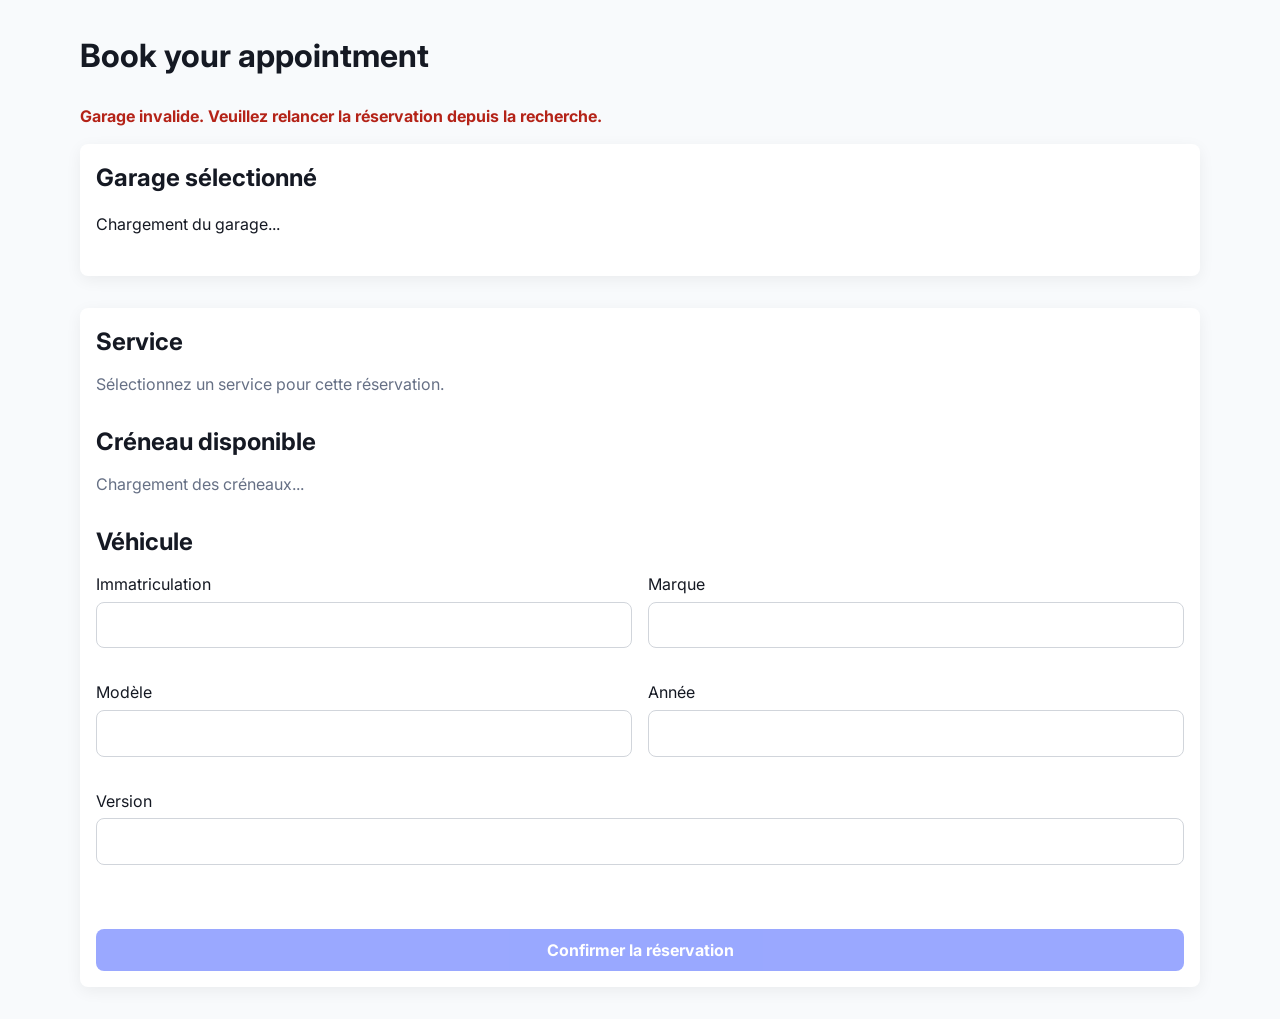
<file: pages/booking.html>
<!DOCTYPE html>
<html lang="fr">
<head>
  <meta charset="UTF-8">
  <meta name="viewport" content="width=device-width, initial-scale=1.0">
  <title>Booking - Controle One</title>
  <link rel="stylesheet" href="../styles/main.css">
</head>
<body>
  <main class="page page-booking container">
    <h1>Book your appointment</h1>

    <p class="booking-state" data-booking-state role="status" hidden></p>

    <article class="card booking-garage" data-garage-card aria-live="polite">
      <h2>Garage sélectionné</h2>
      <p id="selected-garage">Chargement du garage...</p>
      <p class="booking-garage__address" data-garage-address></p>
      <p class="booking-garage__description" data-garage-description></p>
      <p class="booking-garage__contact" data-garage-contact></p>
    </article>

    <form id="booking-form" class="card booking-form" novalidate>
      <section class="booking-section" aria-labelledby="booking-service-title">
        <h2 id="booking-service-title">Service</h2>
        <p class="booking-helper" data-service-helper>Sélectionnez un service pour cette réservation.</p>
        <div class="booking-service-list" data-service-list></div>
      </section>

      <section class="booking-section" aria-labelledby="booking-slot-title">
        <h2 id="booking-slot-title">Créneau disponible</h2>
        <p class="booking-helper" data-slots-helper>Chargement des créneaux...</p>
        <div class="booking-slot-list" data-slots-list></div>
      </section>

      <section class="booking-section" aria-labelledby="booking-vehicle-title">
        <h2 id="booking-vehicle-title">Véhicule</h2>
        <div class="booking-form__grid">
          <div class="form-field">
            <label for="vehicle-registration">Immatriculation</label>
            <input id="vehicle-registration" name="vehicle_registration" class="input-control" type="text" autocomplete="off" required>
          </div>
          <div class="form-field">
            <label for="vehicle-make">Marque</label>
            <input id="vehicle-make" name="vehicle_make" class="input-control" type="text" autocomplete="organization" required>
          </div>
          <div class="form-field">
            <label for="vehicle-model">Modèle</label>
            <input id="vehicle-model" name="vehicle_model" class="input-control" type="text" required>
          </div>
          <div class="form-field">
            <label for="vehicle-year">Année</label>
            <input id="vehicle-year" name="vehicle_year" class="input-control" type="number" inputmode="numeric" min="1900" max="2100">
          </div>
          <div class="form-field booking-form__wide">
            <label for="vehicle-version">Version</label>
            <input id="vehicle-version" name="vehicle_version" class="input-control" type="text">
          </div>
        </div>
      </section>

      <div class="form-field">
        <p class="booking-feedback" data-booking-feedback role="alert" hidden></p>
      </div>
      <button type="submit" class="button primary-button" data-booking-submit disabled>Confirmer la réservation</button>
    </form>
  </main>

  <script type="module" src="../scripts/booking.js"></script>
</body>
</html>
</file>
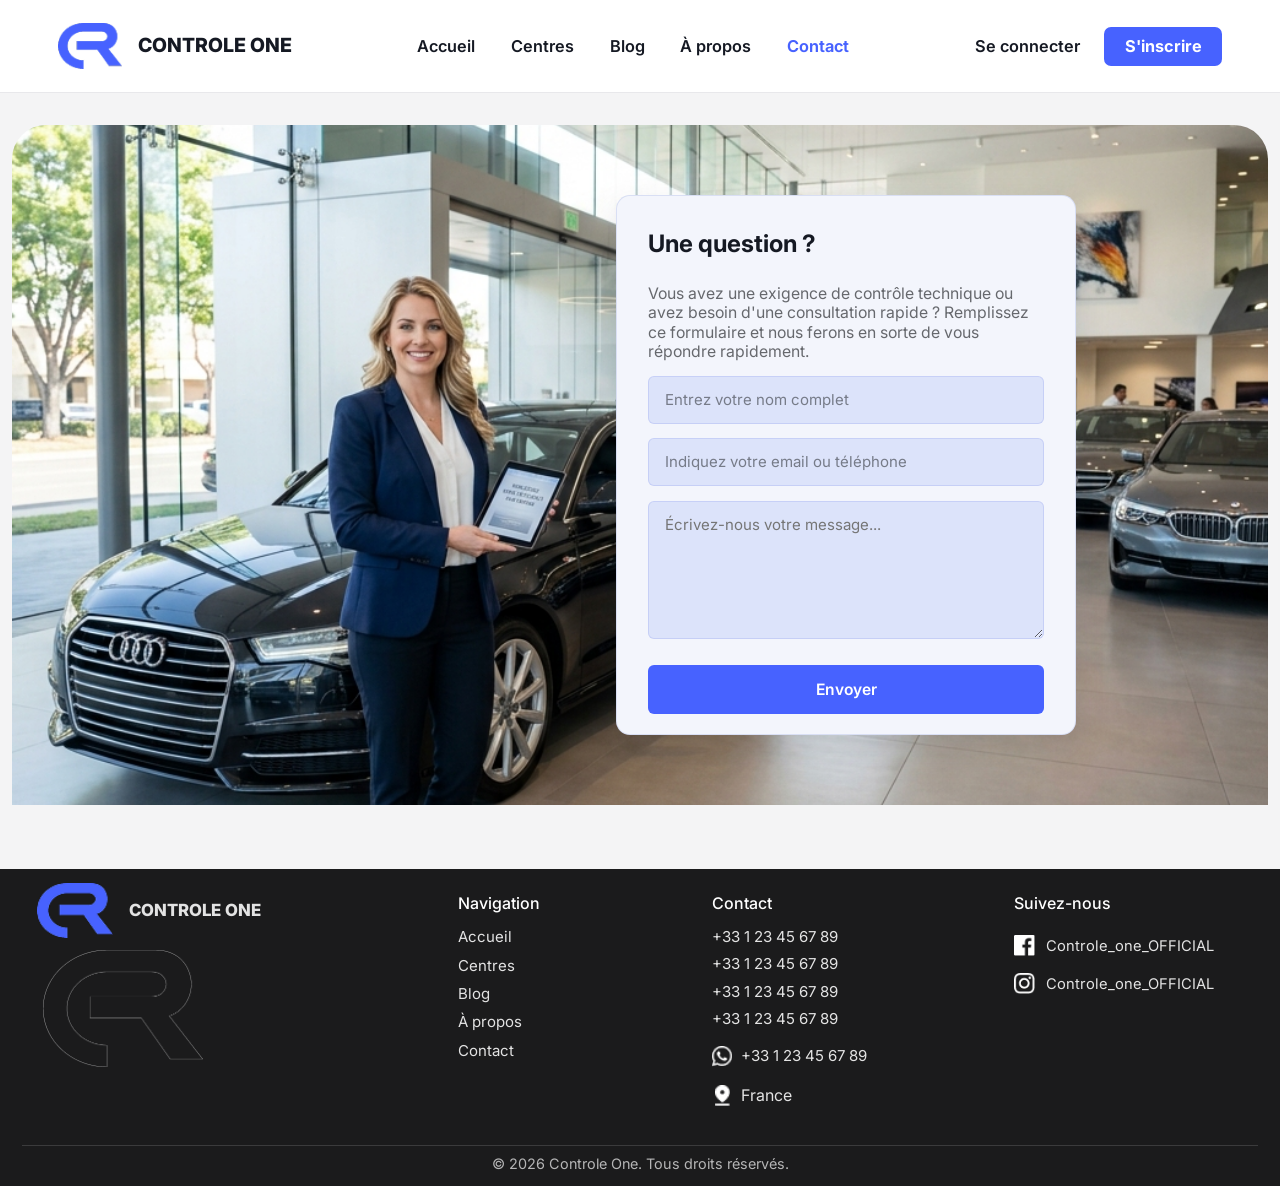
<file: pages/contact.html>
<!DOCTYPE html>
<html lang="fr">
<head>
  <meta charset="UTF-8">
  <meta name="viewport" content="width=device-width, initial-scale=1.0">
  <meta name="description" content="Contactez Controle One pour toute question sur le contrôle technique ou la réservation.">
  <title>Nous contacter - Controle One</title>
  <link rel="stylesheet" href="../styles/main.css?v=2">
</head>
<body class="home-page">
  <header class="site-header home-header">
    <div class="container nav-bar">
      <a class="brand home-brand" href="../index.html" aria-label="Accueil Controle One">
        <img src="../assets/logos/Subtract%20(1)%206.png" alt="" aria-hidden="true">
        <span>CONTROLE ONE</span>
      </a>
      <nav class="top-nav" aria-label="Navigation principale">
        <a href="../index.html">Accueil</a>
        <a href="centers.html">Centres</a>
        <a href="blog.html">Blog</a>
        <a href="about.html">À propos</a>
        <a href="contact.html" aria-current="page">Contact</a>
      </nav>
      <div class="nav-actions">
        <a href="login.html">Se connecter</a>
        <a href="register.html" class="button primary-button">S'inscrire</a>
      </div>
    </div>
  </header>

  <main class="page-contact">
    <section class="contact-preview">
      <div class="container contact-layout">
        <img src="../assets/images/contact_hero.png" alt="Conseillère Controle One dans un centre automobile">
        <form class="question-card" action="#" method="POST" data-contact-form novalidate>
          <h1>Une question ?</h1>
          <p>Vous avez une exigence de contrôle technique ou avez besoin d'une consultation rapide ? Remplissez ce formulaire et nous ferons en sorte de vous répondre rapidement.</p>
          <label for="name" class="visually-hidden">Votre nom complet</label>
          <input id="name" name="name" type="text" placeholder="Entrez votre nom complet" required>
          <label for="email-or-phone" class="visually-hidden">Votre email ou téléphone</label>
          <input id="email-or-phone" name="email_or_phone" type="text" placeholder="Indiquez votre email ou téléphone" required>
          <label for="message" class="visually-hidden">Votre message</label>
          <textarea id="message" name="message" rows="5" placeholder="Écrivez-nous votre message..." required style="width: 100%; min-height: 43px; border: 1px solid rgba(197, 206, 247, 0.9); border-radius: 6px; background: #dce3fa; color: #434752; font-size: 0.94rem; font-family: inherit; padding: 0.74rem 1rem; margin-bottom: 0.35rem; resize: vertical; box-sizing: border-box;"></textarea>
          <p class="contact-message" data-contact-message role="status" aria-live="polite" hidden></p>
          <button type="submit" class="button primary-button">Envoyer</button>
        </form>
      </div>
    </section>
  </main>

  <footer class="site-footer home-footer">
    <div class="container footer-layout">
      <div class="footer-brand-panel">
        <a class="footer-brand footer-brand--footer" href="../index.html">
          <img src="../assets/logos/Subtract%20(1)%206.png" alt="" aria-hidden="true">
          <span>CONTROLE ONE</span>
        </a>
        <img class="footer-mark" src="../assets/logos/Subtract%20(6)%202.png" alt="" aria-hidden="true">
      </div>

      <div class="footer-column">
        <h2>Navigation</h2>
        <nav class="footer-nav" aria-label="Navigation pied de page">
          <a href="../index.html">Accueil</a>
          <a href="centers.html">Centres</a>
          <a href="blog.html">Blog</a>
          <a href="about.html">À propos</a>
          <a href="contact.html">Contact</a>
        </nav>
      </div>

      <div class="footer-column footer-contact">
        <h2>Contact</h2>
        <a href="tel:+33123456789">+33 1 23 45 67 89</a>
        <a href="tel:+33123456789">+33 1 23 45 67 89</a>
        <a href="tel:+33123456789">+33 1 23 45 67 89</a>
        <a href="tel:+33123456789">+33 1 23 45 67 89</a>
        <a class="footer-contact-line footer-contact-line--icon" href="https://wa.me/33123456789">
          <img src="../assets/icons/Group.png" alt="" aria-hidden="true">
          <span>+33 1 23 45 67 89</span>
        </a>
        <div class="footer-contact-line footer-contact-line--icon">
          <img src="../assets/icons/Vector%20(18).png" alt="" aria-hidden="true">
          <span>France</span>
        </div>
      </div>

      <div class="footer-column footer-social">
        <h2>Suivez-nous</h2>
        <a class="footer-social-item" href="#" aria-label="Facebook Controle One">
          <img src="../assets/icons/Facebook.png" alt="" aria-hidden="true">
          <span>Controle_one_OFFICIAL</span>
        </a>
        <a class="footer-social-item" href="#" aria-label="Instagram Controle One">
          <img src="../assets/icons/Instagram-black.png" alt="" aria-hidden="true">
          <span>Controle_one_OFFICIAL</span>
        </a>
      </div>

      <div class="footer-bottom">
        <p>© 2026 Controle One. Tous droits réservés.</p>
      </div>
    </div>
  </footer>
  <button id="scroll-to-top" class="scroll-to-top" aria-label="Remonter en haut de la page">
    <svg width="24" height="24" viewBox="0 0 24 24" fill="none" stroke="currentColor" stroke-width="2" stroke-linecap="round" stroke-linejoin="round">
      <path d="M12 19V5M5 12l7-7 7 7"/>
    </svg>
  </button>

  <script src="../scripts/main.js" defer></script>
  <script type="module" src="../scripts/contact.js"></script>
</body>
</html>
</file>
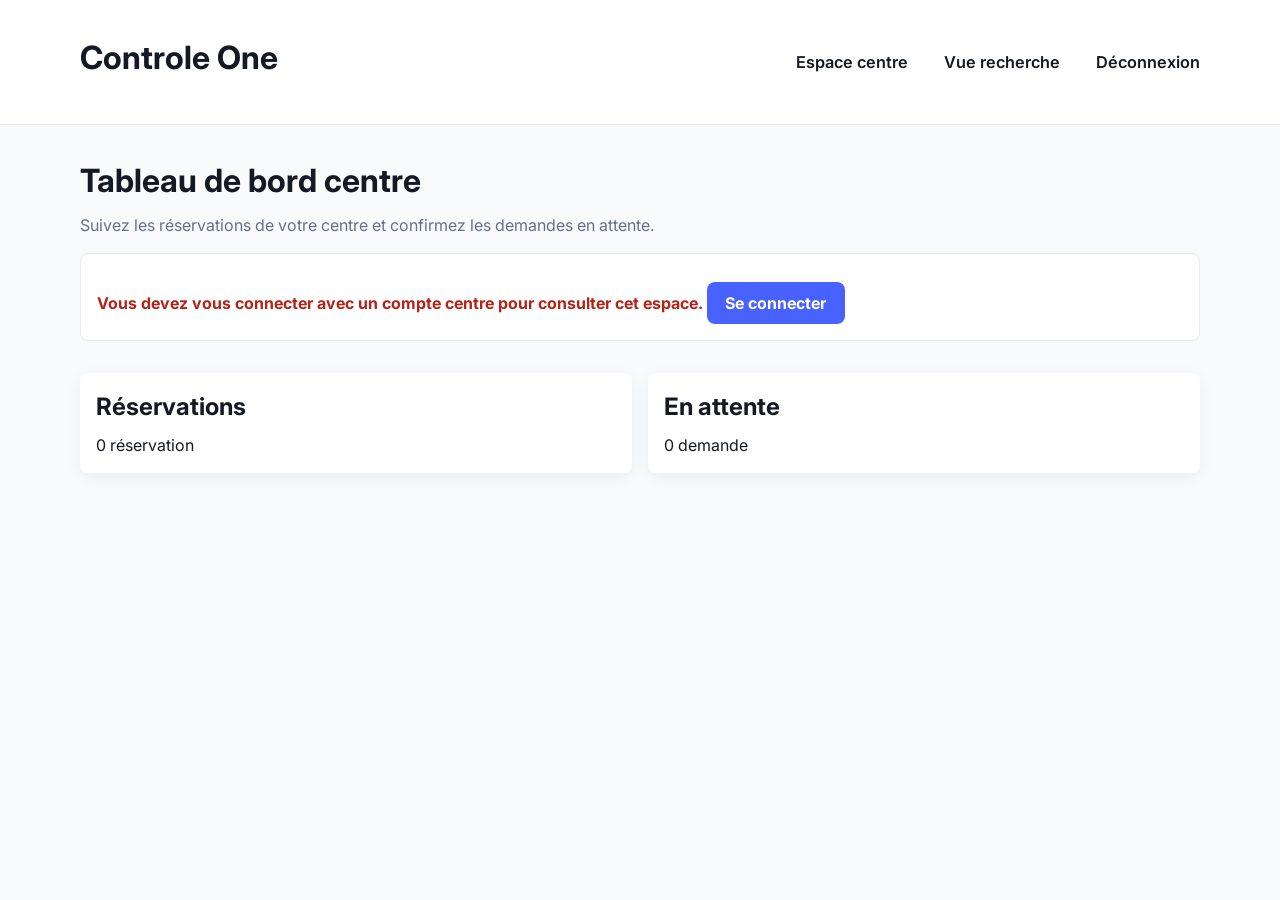
<file: pages/garage-dashboard.html>
<!DOCTYPE html>
<html lang="fr">
<head>
  <meta charset="UTF-8">
  <meta name="viewport" content="width=device-width, initial-scale=1.0">
  <title>Espace garage - Controle One</title>
  <link rel="stylesheet" href="../styles/main.css">
</head>
<body>
  <header class="site-header">
    <div class="container nav-bar">
      <h1 class="brand"><a href="../index.html">Controle One</a></h1>
      <nav class="top-nav" aria-label="Navigation principale">
        <a href="garage-dashboard.html">Espace centre</a>
        <a href="search.html">Vue recherche</a>
        <a href="login.html" data-logout>Déconnexion</a>
      </nav>
    </div>
  </header>

  <main class="page page-garage-dashboard container">
    <header class="garage-dashboard__header">
      <div>
        <h1>Tableau de bord centre</h1>
        <p>Suivez les réservations de votre centre et confirmez les demandes en attente.</p>
      </div>
    </header>

    <p class="garage-dashboard__state" data-garage-dashboard-state role="status">Chargement des réservations...</p>

    <section class="garage-dashboard__summary" data-garage-dashboard-summary hidden>
      <article class="card">
        <h2>Réservations</h2>
        <p data-garage-summary-count>0 réservation</p>
      </article>
      <article class="card">
        <h2>En attente</h2>
        <p data-garage-summary-pending>0 demande</p>
      </article>
    </section>

    <section class="garage-dashboard__list" data-garage-reservations-list aria-live="polite"></section>
  </main>
  <script type="module" src="../scripts/garage-dashboard.js"></script>
</body>
</html>
</file>
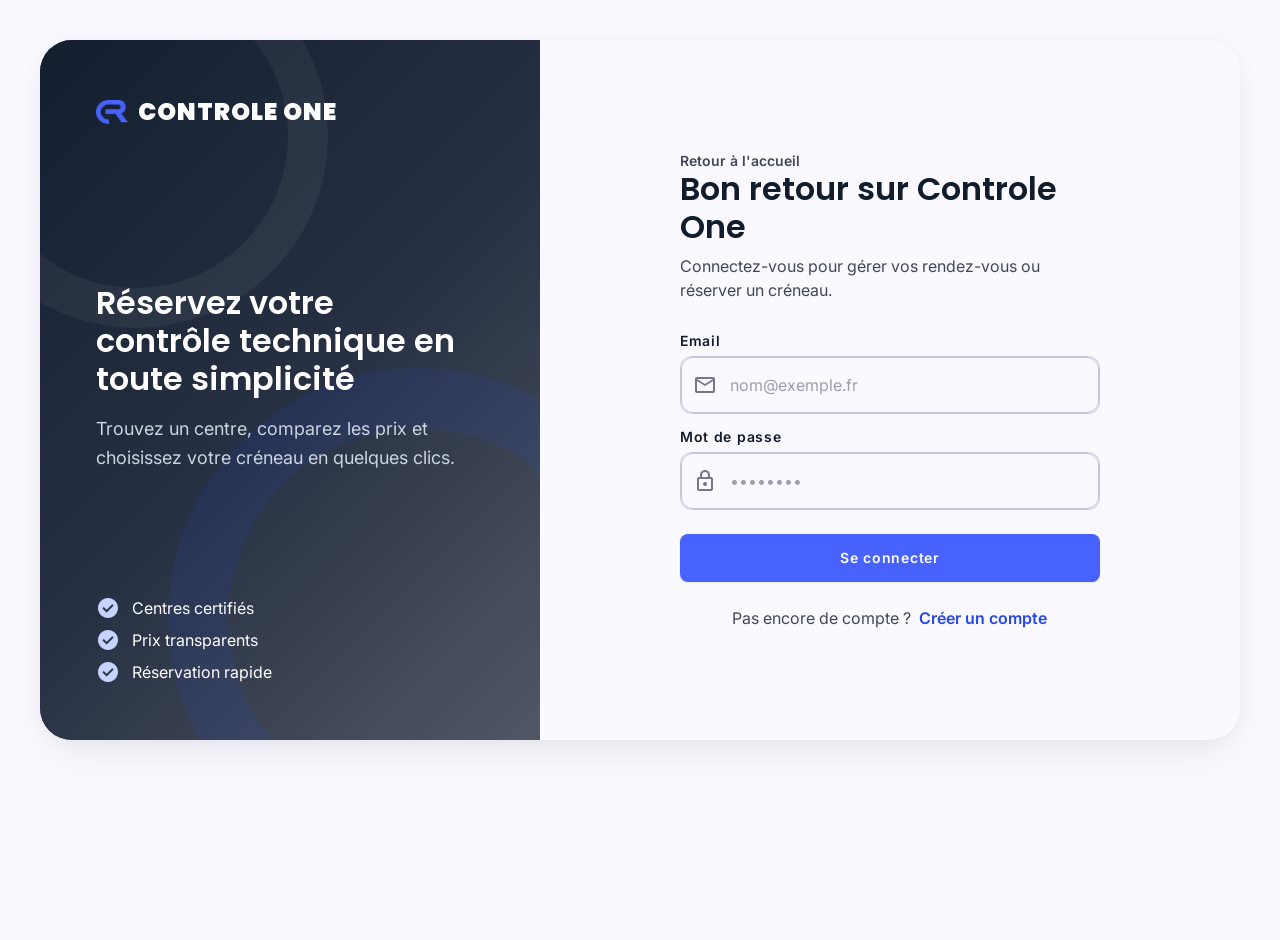
<file: pages/login.html>
<!DOCTYPE html>
<html lang="fr">
<head>
  <meta charset="utf-8">
  <meta name="viewport" content="width=device-width, initial-scale=1.0">
  <title>Connexion - Controle One</title>
  <link rel="preconnect" href="https://fonts.googleapis.com">
  <link rel="preconnect" href="https://fonts.gstatic.com" crossorigin>
  <link href="https://fonts.googleapis.com/css2?family=Inter:wght@400;500;600&amp;family=Poppins:wght@600;700;900&amp;display=swap" rel="stylesheet">
  <link href="https://fonts.googleapis.com/css2?family=Material+Symbols+Outlined:wght,FILL@100..700,0..1&amp;display=swap" rel="stylesheet">
  <link rel="stylesheet" href="../styles/pages/auth-prototype.css">
  <link rel="stylesheet" href="../styles/pages/auth.css">
</head>
<body class="auth-prototype auth-prototype--login auth-real">
  <main class="auth-prototype__desktop-shell auth-prototype__desktop-shell--login auth-real__shell" aria-label="Connexion Controle One">
    <section class="auth-prototype__desktop-visual auth-prototype__desktop-visual--login" aria-label="Presentation Controle One">
      <div class="auth-prototype__visual-gradient"></div>
      <div class="auth-prototype__decor-circle auth-prototype__decor-circle--top"></div>
      <div class="auth-prototype__decor-circle auth-prototype__decor-circle--bottom"></div>

      <div class="auth-prototype__visual-content">
        <a class="auth-prototype__brand-text auth-prototype__logo-brand auth-real__brand-link" href="../index.html" aria-label="Retour a l'accueil Controle One">
          <img src="../assets/logos/Subtract (1) 6.png" alt="Logo Controle One">
          <span>CONTROLE ONE</span>
        </a>
        <div class="auth-prototype__visual-copy">
          <h1>R&eacute;servez votre contr&ocirc;le technique en toute simplicit&eacute;</h1>
          <p>Trouvez un centre, comparez les prix et choisissez votre cr&eacute;neau en quelques clics.</p>
        </div>

        <ul class="auth-prototype__benefit-list" aria-label="Avantages Controle One">
          <li>
            <span class="material-symbols-outlined auth-prototype__icon-fill" aria-hidden="true">check_circle</span>
            <span>Centres certifi&eacute;s</span>
          </li>
          <li>
            <span class="material-symbols-outlined auth-prototype__icon-fill" aria-hidden="true">check_circle</span>
            <span>Prix transparents</span>
          </li>
          <li>
            <span class="material-symbols-outlined auth-prototype__icon-fill" aria-hidden="true">check_circle</span>
            <span>R&eacute;servation rapide</span>
          </li>
        </ul>
      </div>
    </section>

    <section class="auth-prototype__form-panel auth-prototype__form-panel--login" aria-label="Formulaire de connexion">
      <div class="auth-prototype__form-container auth-prototype__form-container--login">
        <a class="auth-real__home-link" href="../index.html">Retour &agrave; l'accueil</a>

        <header class="auth-prototype__form-header">
          <h2>Bon retour sur Controle One</h2>
          <p>Connectez-vous pour g&eacute;rer vos rendez-vous ou r&eacute;server un cr&eacute;neau.</p>
        </header>

        <form id="login-form" class="auth-prototype__form" action="#" method="post" autocomplete="off" novalidate>
          <div class="auth-prototype__field">
            <label for="login-email">Email</label>
            <div class="auth-prototype__input-wrap auth-prototype__input-wrap--large">
              <span class="material-symbols-outlined" aria-hidden="true">mail</span>
              <input id="login-email" name="email" type="email" placeholder="nom@exemple.fr" autocomplete="off" required>
            </div>
          </div>

          <div class="auth-prototype__field">
            <label for="login-password">Mot de passe</label>
            <div class="auth-prototype__input-wrap auth-prototype__input-wrap--large">
              <span class="material-symbols-outlined" aria-hidden="true">lock</span>
              <input id="login-password" name="password" type="password" placeholder="&bull;&bull;&bull;&bull;&bull;&bull;&bull;&bull;" autocomplete="new-password" required>
            </div>
          </div>

          <p class="auth-message" data-auth-message role="alert" hidden></p>

          <button class="auth-prototype__submit" type="submit">Se connecter</button>
        </form>

        <p class="auth-prototype__switch-link">
          Pas encore de compte ?
          <a href="register.html">Cr&eacute;er un compte</a>
        </p>
      </div>
    </section>
  </main>

  <script type="module" src="../scripts/auth.js"></script>
</body>
</html>
</file>
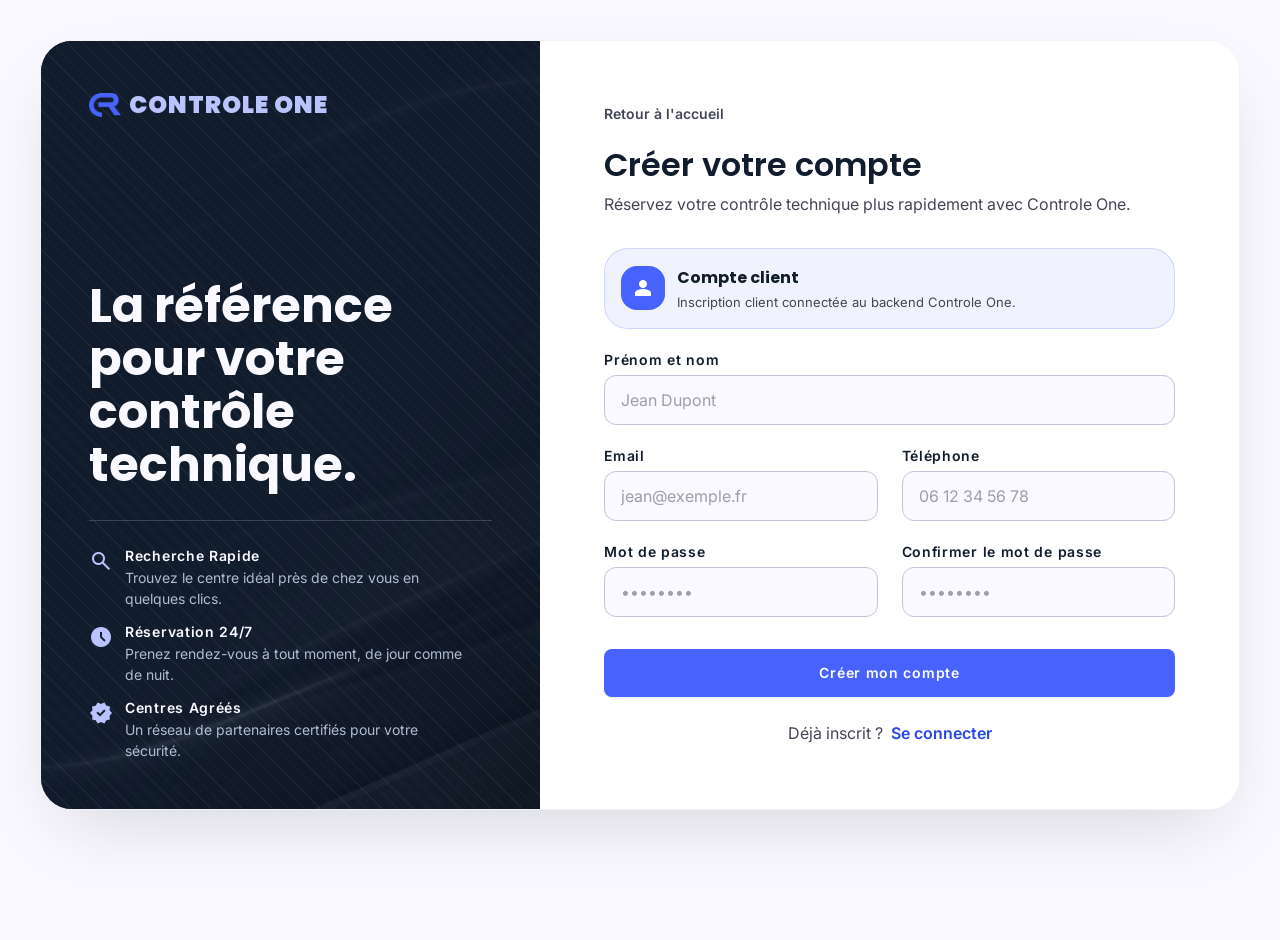
<file: pages/register.html>
<!DOCTYPE html>
<html lang="fr">
<head>
  <meta charset="utf-8">
  <meta name="viewport" content="width=device-width, initial-scale=1.0">
  <title>Inscription - Controle One</title>
  <link rel="preconnect" href="https://fonts.googleapis.com">
  <link rel="preconnect" href="https://fonts.gstatic.com" crossorigin>
  <link href="https://fonts.googleapis.com/css2?family=Inter:wght@400;500;600&amp;family=Poppins:wght@600;700;900&amp;display=swap" rel="stylesheet">
  <link href="https://fonts.googleapis.com/css2?family=Material+Symbols+Outlined:wght,FILL@100..700,0..1&amp;display=swap" rel="stylesheet">
  <link rel="stylesheet" href="../styles/pages/auth-prototype.css">
  <link rel="stylesheet" href="../styles/pages/auth.css">
</head>
<body class="auth-prototype auth-prototype--register auth-real">
  <main class="auth-prototype__desktop-shell auth-prototype__desktop-shell--register auth-real__shell auth-real__shell--register" aria-label="Inscription Controle One">
    <section class="auth-prototype__register-visual" aria-label="Presentation Controle One">
      <div class="auth-prototype__register-image-layer">
        <img src="../assets/images/auth/auth-register-visual.png" alt="Controle technique automobile">
        <div class="auth-prototype__register-image-gradient" aria-hidden="true"></div>
        <div class="auth-prototype__pattern-overlay" aria-hidden="true"></div>
      </div>

      <a class="auth-prototype__register-brand auth-prototype__logo-brand auth-real__brand-link" href="../index.html" aria-label="Retour a l'accueil Controle One">
        <img src="../assets/logos/Subtract (1) 6.png" alt="Logo Controle One">
        <span>CONTROLE ONE</span>
      </a>

      <div class="auth-prototype__register-copy">
        <h2>La r&eacute;f&eacute;rence pour votre contr&ocirc;le technique.</h2>
        <div class="auth-prototype__benefit-blocks" aria-label="Avantages Controle One">
          <div class="auth-prototype__benefit-block">
            <span class="material-symbols-outlined auth-prototype__icon-fill" aria-hidden="true">search</span>
            <div>
              <strong>Recherche Rapide</strong>
              <p>Trouvez le centre id&eacute;al pr&egrave;s de chez vous en quelques clics.</p>
            </div>
          </div>
          <div class="auth-prototype__benefit-block">
            <span class="material-symbols-outlined auth-prototype__icon-fill" aria-hidden="true">schedule</span>
            <div>
              <strong>R&eacute;servation 24/7</strong>
              <p>Prenez rendez-vous &agrave; tout moment, de jour comme de nuit.</p>
            </div>
          </div>
          <div class="auth-prototype__benefit-block">
            <span class="material-symbols-outlined auth-prototype__icon-fill" aria-hidden="true">verified</span>
            <div>
              <strong>Centres Agr&eacute;&eacute;s</strong>
              <p>Un r&eacute;seau de partenaires certifi&eacute;s pour votre s&eacute;curit&eacute;.</p>
            </div>
          </div>
        </div>
      </div>
    </section>

    <section class="auth-prototype__form-panel auth-prototype__form-panel--register" aria-label="Formulaire d'inscription">
      <a class="auth-real__home-link" href="../index.html">Retour &agrave; l'accueil</a>

      <header class="auth-prototype__form-header">
        <h1>Cr&eacute;er votre compte</h1>
        <p>R&eacute;servez votre contr&ocirc;le technique plus rapidement avec Controle One.</p>
      </header>

      <div class="auth-real__role-note" aria-label="Profil client">
        <span class="material-symbols-outlined auth-prototype__icon-fill" aria-hidden="true">person</span>
        <div>
          <strong>Compte client</strong>
          <small>Inscription client connect&eacute;e au backend Controle One.</small>
        </div>
      </div>

      <form id="register-form" class="auth-prototype__form auth-prototype__form--register-desktop" action="#" method="post" novalidate>
        <div class="auth-prototype__field">
          <label for="register-name">Pr&eacute;nom et nom</label>
          <input id="register-name" name="fullName" type="text" placeholder="Jean Dupont" autocomplete="name" required>
        </div>

        <div class="auth-prototype__grid-2">
          <div class="auth-prototype__field">
            <label for="register-email">Email</label>
            <input id="register-email" name="email" type="email" placeholder="jean@exemple.fr" autocomplete="email" required>
          </div>
          <div class="auth-prototype__field">
            <label for="register-phone">T&eacute;l&eacute;phone</label>
            <input id="register-phone" name="phone" type="tel" placeholder="06 12 34 56 78" autocomplete="tel" required>
          </div>
        </div>

        <div class="auth-prototype__grid-2">
          <div class="auth-prototype__field">
            <label for="register-password">Mot de passe</label>
            <input id="register-password" name="password" type="password" placeholder="&bull;&bull;&bull;&bull;&bull;&bull;&bull;&bull;" autocomplete="new-password" required>
          </div>
          <div class="auth-prototype__field">
            <label for="register-confirm-password">Confirmer le mot de passe</label>
            <input id="register-confirm-password" name="confirmPassword" type="password" placeholder="&bull;&bull;&bull;&bull;&bull;&bull;&bull;&bull;" autocomplete="new-password" required>
          </div>
        </div>

        <p class="auth-message" data-auth-message role="alert" hidden></p>

        <button class="auth-prototype__submit" type="submit">Cr&eacute;er mon compte</button>
      </form>

      <p class="auth-prototype__switch-link">
        D&eacute;j&agrave; inscrit ?
        <a href="login.html">Se connecter</a>
      </p>
    </section>
  </main>

  <script type="module" src="../scripts/auth.js"></script>
</body>
</html>
</file>
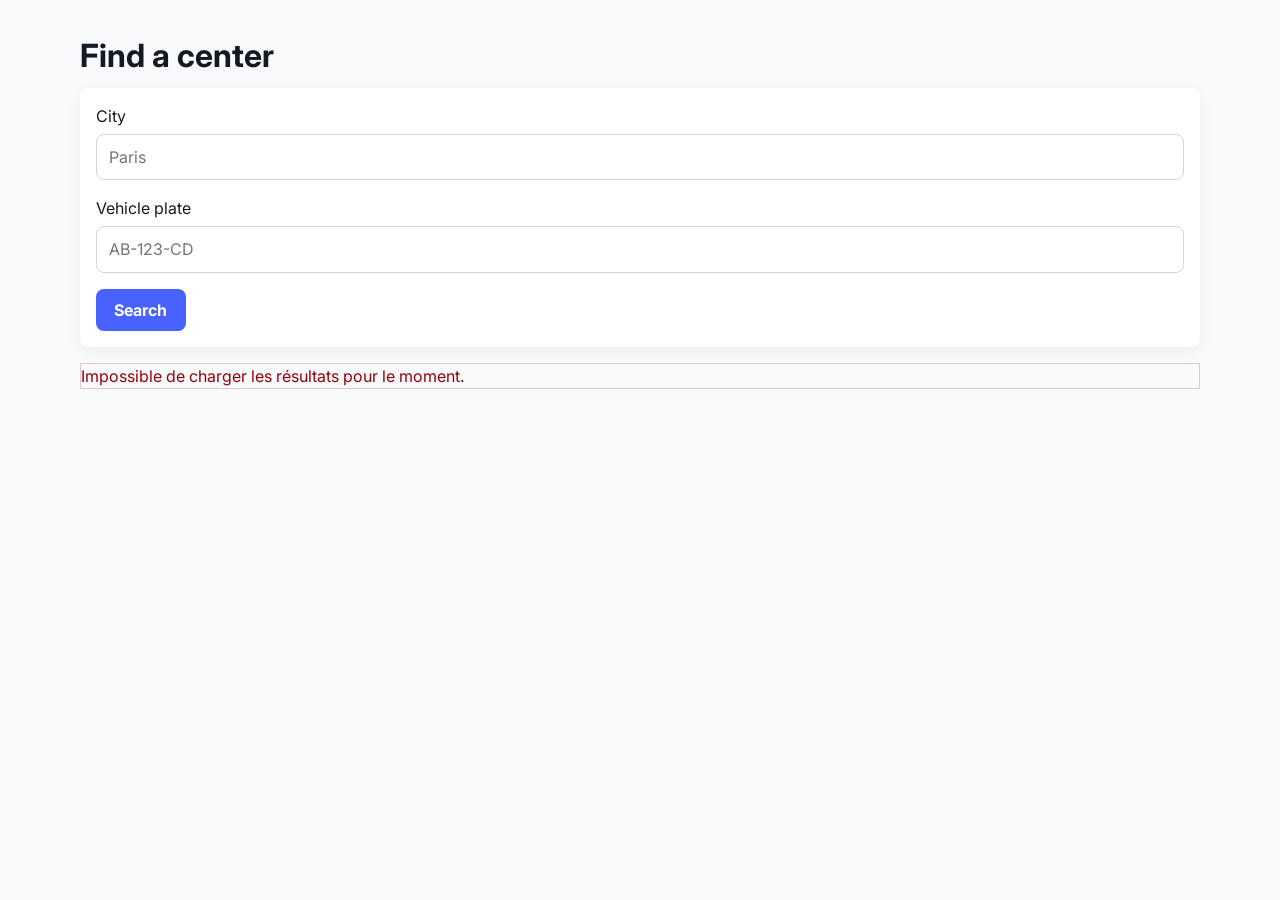
<file: pages/search.html>
<!DOCTYPE html>
<html lang="fr">
<head>
  <meta charset="UTF-8">
  <meta name="viewport" content="width=device-width, initial-scale=1.0">
  <title>Search - Controle One</title>
  <link rel="stylesheet" href="../styles/main.css">
</head>
<body>
  <main class="page page-search container">
    <h1>Find a center</h1>

    <form class="search-form card" action="search.html" method="get">
      <div class="form-field">
        <label for="city">City</label>
        <input id="city" name="city" class="input-control" type="text" placeholder="Paris" required>
      </div>
      <div class="form-field">
        <label for="vehicle">Vehicle plate</label>
        <input id="vehicle" name="vehicle" class="input-control" type="text" placeholder="AB-123-CD" required>
      </div>
      <button type="submit" class="button primary-button">Search</button>
    </form>

    <p class="search-state card" data-search-state role="status" aria-live="polite" hidden></p>

    <section class="result-grid" data-search-results aria-label="Center list"></section>
  </main>

  <script src="../scripts/main.js" defer></script>
  <script type="module" src="../scripts/search.js"></script>
</body>
</html>
</file>
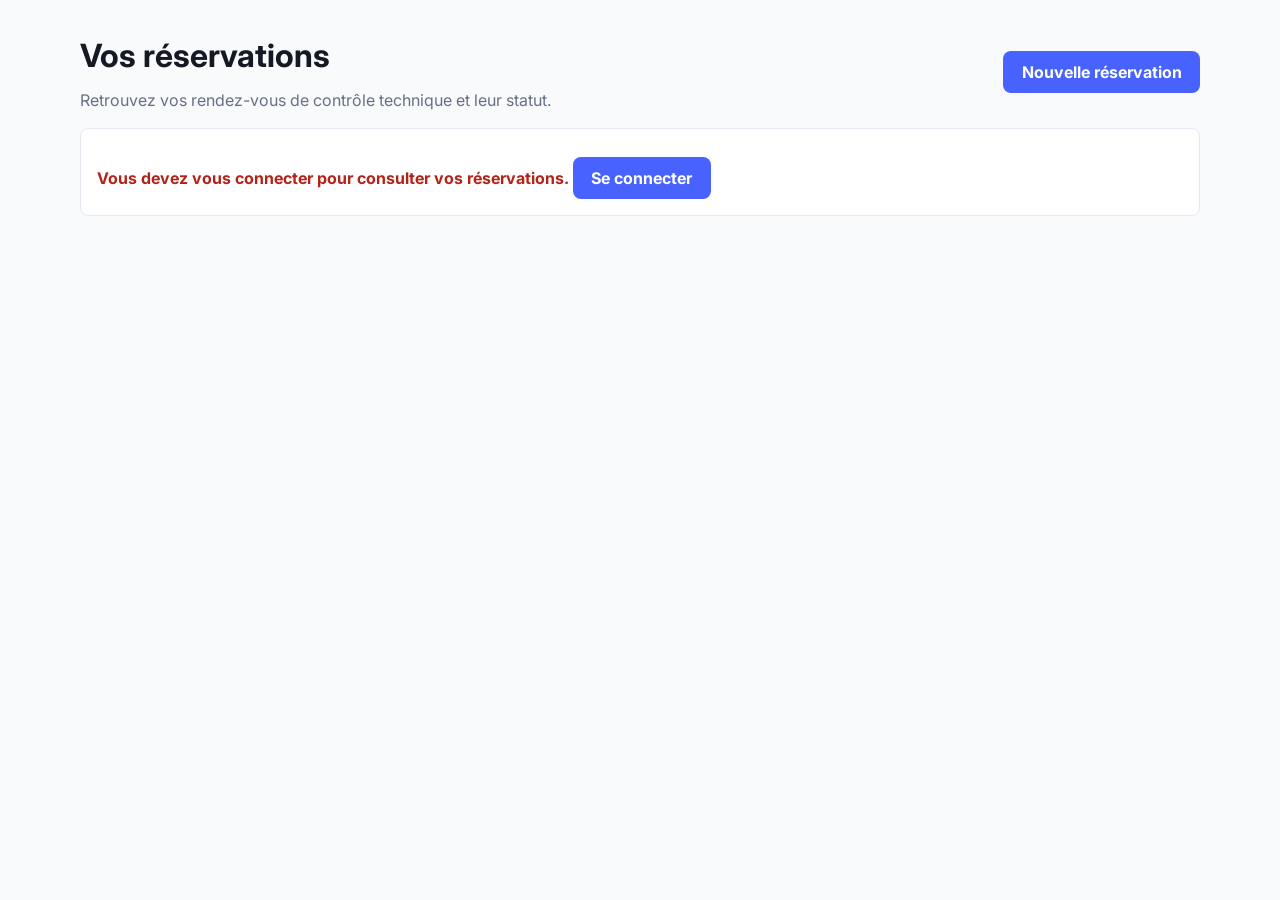
<file: pages/user-dashboard.html>
<!DOCTYPE html>
<html lang="fr">
<head>
  <meta charset="UTF-8">
  <meta name="viewport" content="width=device-width, initial-scale=1.0">
  <title>User Dashboard - Controle One</title>
  <link rel="stylesheet" href="../styles/main.css">
</head>
<body>
  <main class="page page-user-dashboard container">
    <header class="dashboard-user__header">
      <div>
        <h1>Vos réservations</h1>
        <p>Retrouvez vos rendez-vous de contrôle technique et leur statut.</p>
      </div>
      <a href="search.html" class="button primary-button">Nouvelle réservation</a>
    </header>

    <p class="dashboard-user__state" data-dashboard-state role="status">Chargement de vos réservations...</p>

    <section class="dashboard-user__list" data-reservations-list aria-live="polite"></section>
  </main>
  <script type="module" src="../scripts/user-dashboard.js"></script>
</body>
</html>
</file>
<file: styles/main.css>
@import url('./base/reset.css');
@import url('./base/variables.css');
@import url('./base/typography.css');
@import url('./layout/header.css');
@import url('./layout/footer.css');
@import url('./layout/grid.css');
@import url('./components/buttons.css');
@import url('./components/forms.css');
@import url('./components/cards.css');
@import url('./pages/home.css');
@import url('./pages/search.css');
@import url('./pages/auth.css');
@import url('./pages/booking.css');
@import url('./pages/dashboard-user.css');
@import url('./pages/dashboard-garage.css');
@import url('./pages/about.css');
@import url('./pages/contact.css');
@import url('./pages/blog.css');
@import url('./pages/centers.css');
</file>
<file: styles/pages/auth-prototype.css>
﻿.auth-prototype {
  --auth-inverse-primary: #bbc3ff;
  --auth-secondary-container: #4d62ff;
  --auth-inverse-on-surface: #ecf0ff;
  --auth-surface-bright: #f9f9ff;
  --auth-surface-container-low: #f0f3ff;
  --auth-background: #f9f9ff;
  --auth-surface: #f9f9ff;
  --auth-inverse-surface: #273143;
  --auth-surface-container: #e8eeff;
  --auth-secondary: #2f45e7;
  --auth-primary-fixed-dim: #bbc3ff;
  --auth-surface-container-highest: #d9e3fb;
  --auth-surface-container-lowest: #ffffff;
  --auth-primary-container: #4762ff;
  --auth-on-primary: #ffffff;
  --auth-outline: #757687;
  --auth-outline-variant: #c5c5d8;
  --auth-tertiary: #565b67;
  --auth-on-surface-variant: #444655;
  --auth-surface-variant: #d9e3fb;
  --auth-primary: #2746e6;
  --auth-on-surface: #111c2d;
  --auth-surface-container-high: #dfe8ff;
  --auth-shadow-soft: 0 20px 40px -10px rgba(8, 9, 13, 0.08), 0 0 20px rgba(8, 9, 13, 0.04);
  --auth-shadow-card: 0 30px 80px -20px rgba(8, 9, 13, 0.15);
  --auth-font-body: Poppins, Inter, system-ui, sans-serif;
  --auth-font-copy: Inter, system-ui, sans-serif;
  margin: 0;
  min-height: 100vh;
  background: var(--auth-background);
  color: var(--auth-on-surface);
  font-family: var(--auth-font-copy);
  text-rendering: optimizeLegibility;
  -webkit-font-smoothing: antialiased;
}

.auth-prototype *,
.auth-prototype *::before,
.auth-prototype *::after {
  box-sizing: border-box;
}

.auth-prototype [hidden] {
  display: none !important;
}

.auth-prototype a {
  color: var(--auth-primary);
  text-decoration: none;
  transition: color 160ms ease, text-decoration-color 160ms ease;
}

.auth-prototype a:hover {
  color: var(--auth-secondary);
}

.auth-prototype button,
.auth-prototype input,
.auth-prototype textarea {
  font: inherit;
}

.auth-prototype button {
  cursor: pointer;
}

.auth-prototype img {
  display: block;
  max-width: 100%;
}

.auth-prototype .material-symbols-outlined {
  font-family: "Material Symbols Outlined";
  font-size: 24px;
  font-variation-settings: "FILL" 0, "wght" 400, "GRAD" 0, "opsz" 24;
  line-height: 1;
}

.auth-prototype .auth-prototype__icon-fill {
  font-variation-settings: "FILL" 1, "wght" 400, "GRAD" 0, "opsz" 24;
}

.auth-prototype .auth-prototype__mobile {
  display: none;
}

.auth-prototype .auth-prototype__toast {
  position: fixed;
  top: 24px;
  left: 50%;
  z-index: 100;
  display: flex;
  align-items: flex-start;
  gap: 12px;
  width: min(420px, calc(100% - 40px));
  padding: 14px 16px;
  border: 1px solid rgba(187, 195, 255, 0.18);
  border-radius: 18px;
  background: rgba(17, 28, 45, 0.96);
  color: var(--auth-inverse-on-surface);
  box-shadow: 0 18px 44px rgba(8, 9, 13, 0.28);
  opacity: 0;
  pointer-events: none;
  transform: translate(-50%, -18px);
  transition: opacity 200ms ease, transform 200ms ease;
}

.auth-prototype .auth-prototype__toast[hidden] {
  display: none;
}

.auth-prototype .auth-prototype__toast.is-visible {
  opacity: 1;
  transform: translate(-50%, 0);
}

.auth-prototype .auth-prototype__toast > .material-symbols-outlined {
  flex: 0 0 auto;
  color: var(--auth-inverse-primary);
  font-size: 24px;
  font-variation-settings: "FILL" 0, "wght" 400, "GRAD" 0, "opsz" 24;
}

.auth-prototype .auth-prototype__toast-copy {
  display: grid;
  gap: 2px;
}

.auth-prototype .auth-prototype__toast-copy strong {
  color: var(--auth-surface-container-lowest);
  font-family: var(--auth-font-copy);
  font-size: 14px;
  font-weight: 600;
  line-height: 1.25;
  letter-spacing: 0.01em;
}

.auth-prototype .auth-prototype__toast-copy small {
  color: rgba(236, 240, 255, 0.72);
  font-size: 13px;
  line-height: 1.35;
}

.auth-prototype .auth-prototype__desktop {
  display: flex;
}

.auth-prototype .auth-prototype__desktop-shell {
  position: relative;
  width: min(100% - 80px, 1200px);
  min-height: 700px;
  margin: 40px auto;
  overflow: hidden;
  border-radius: 32px;
  background: var(--auth-surface);
  box-shadow: var(--auth-shadow-soft);
}

.auth-prototype .auth-prototype__desktop-shell--register {
  background: var(--auth-surface-container-lowest);
  border: 1px solid rgba(197, 197, 216, 0.2);
  box-shadow: var(--auth-shadow-card);
}

.auth-prototype .auth-prototype__desktop-visual,
.auth-prototype .auth-prototype__register-visual {
  position: relative;
  display: flex;
  flex: 0 0 41.666%;
  min-height: 700px;
  overflow: hidden;
  color: var(--auth-inverse-primary);
}

.auth-prototype .auth-prototype__desktop-visual--login {
  padding: 56px;
  background: var(--auth-inverse-surface);
}

.auth-prototype .auth-prototype__visual-gradient {
  position: absolute;
  inset: 0;
  z-index: 0;
  background: linear-gradient(135deg, var(--auth-on-surface) 0%, var(--auth-inverse-surface) 52%, var(--auth-tertiary) 100%);
  opacity: 0.9;
}

.auth-prototype .auth-prototype__decor-circle {
  position: absolute;
  z-index: 0;
  border-style: solid;
  border-radius: 999px;
  pointer-events: none;
}

.auth-prototype .auth-prototype__decor-circle--top {
  top: -96px;
  left: -96px;
  width: 384px;
  height: 384px;
  border-width: 40px;
  border-color: rgba(249, 249, 255, 0.05);
}

.auth-prototype .auth-prototype__decor-circle--bottom {
  right: -128px;
  bottom: -128px;
  width: 500px;
  height: 500px;
  border-width: 60px;
  border-color: rgba(39, 70, 230, 0.1);
}

.auth-prototype .auth-prototype__visual-content {
  position: relative;
  z-index: 1;
  display: flex;
  width: 100%;
  flex-direction: column;
  justify-content: space-between;
}

.auth-prototype .auth-prototype__brand-text {
  margin-bottom: 32px;
  color: var(--auth-inverse-primary);
  font-family: var(--auth-font-body);
  font-size: 24px;
  font-weight: 700;
  line-height: 1.3;
  letter-spacing: 0;
}

.auth-prototype .auth-prototype__logo-brand {
  display: inline-flex;
  align-items: center;
  gap: 10px;
}

.auth-prototype .auth-prototype__logo-brand img {
  width: 32px;
  height: 32px;
  object-fit: contain;
}

.auth-prototype .auth-prototype__logo-brand span {
  color: inherit;
  font-family: var(--auth-font-body);
  font-size: inherit;
  font-weight: 900;
  line-height: 1;
  letter-spacing: 0.04em;
}

.auth-prototype .auth-prototype__logo-brand--mobile {
  justify-content: center;
}

.auth-prototype .auth-prototype__logo-brand--mobile img {
  width: 34px;
  height: 34px;
}

.auth-prototype .auth-prototype__logo-brand--topbar img {
  width: 28px;
  height: 28px;
}

.auth-prototype .auth-prototype__visual-copy h1,
.auth-prototype .auth-prototype__form-header h1,
.auth-prototype .auth-prototype__form-header h2,
.auth-prototype .auth-prototype__mobile-brand h1,
.auth-prototype .auth-prototype__mobile-topbar h1,
.auth-prototype .auth-prototype__mobile-topbar h2,
.auth-prototype .auth-prototype__register-copy h2 {
  margin: 0;
  font-family: var(--auth-font-body);
  letter-spacing: 0;
}

.auth-prototype .auth-prototype__visual-copy h1 {
  max-width: 370px;
  margin-bottom: 16px;
  color: var(--auth-on-primary);
  font-size: 32px;
  font-weight: 600;
  line-height: 1.2;
}

.auth-prototype .auth-prototype__visual-copy p {
  max-width: 380px;
  margin: 0;
  color: rgba(187, 195, 255, 0.8);
  font-size: 18px;
  line-height: 1.6;
}

.auth-prototype .auth-prototype__benefit-list {
  display: grid;
  gap: 8px;
  margin: 0;
  padding: 0;
  list-style: none;
}

.auth-prototype .auth-prototype__benefit-list li {
  display: flex;
  align-items: center;
  gap: 12px;
  color: var(--auth-inverse-primary);
  font-size: 16px;
  line-height: 1.5;
}

.auth-prototype .auth-prototype__benefit-list .material-symbols-outlined,
.auth-prototype .auth-prototype__trust-row .material-symbols-outlined {
  color: var(--auth-primary-fixed-dim);
}

.auth-prototype--login .auth-prototype__brand-text,
.auth-prototype--login .auth-prototype__logo-brand span {
  color: #ffffff;
}

.auth-prototype--login .auth-prototype__visual-copy p {
  color: #cbd5e1;
}

.auth-prototype--login .auth-prototype__benefit-list li {
  color: #ffffff;
}

.auth-prototype--login .auth-prototype__benefit-list .material-symbols-outlined {
  color: #c7d2fe;
}

.auth-prototype .auth-prototype__form-panel {
  display: flex;
  flex: 1;
  flex-direction: column;
  justify-content: center;
  background: var(--auth-surface);
}

.auth-prototype .auth-prototype__form-panel--login {
  align-items: center;
  padding: 64px 96px;
}

.auth-prototype .auth-prototype__form-panel--register {
  padding: 64px;
  background: var(--auth-surface-container-lowest);
}

.auth-prototype .auth-prototype__form-container {
  width: 100%;
}

.auth-prototype .auth-prototype__form-container--login {
  max-width: 420px;
}

.auth-prototype .auth-prototype__form-header {
  margin-bottom: 32px;
}

.auth-prototype .auth-prototype__form-header h1,
.auth-prototype .auth-prototype__form-header h2 {
  margin-bottom: 8px;
  color: var(--auth-on-surface);
  font-size: 32px;
  font-weight: 600;
  line-height: 1.2;
}

.auth-prototype .auth-prototype__form-header p {
  margin: 0;
  color: var(--auth-on-surface-variant);
  font-size: 16px;
  line-height: 1.5;
}

.auth-prototype .auth-prototype__form {
  display: grid;
  gap: 16px;
}

.auth-prototype .auth-prototype__form--register-desktop {
  gap: 24px;
}

.auth-prototype .auth-prototype__field {
  display: grid;
  gap: 8px;
}

.auth-prototype .auth-prototype__field label,
.auth-prototype .auth-prototype__label-row label,
.auth-prototype .auth-prototype__role-section h3 {
  color: var(--auth-on-surface);
  font-family: var(--auth-font-copy);
  font-size: 14px;
  font-weight: 600;
  line-height: 1;
  letter-spacing: 0.05em;
}

.auth-prototype .auth-prototype__field input[type="text"],
.auth-prototype .auth-prototype__field input[type="email"],
.auth-prototype .auth-prototype__field input[type="tel"],
.auth-prototype .auth-prototype__field input[type="number"],
.auth-prototype .auth-prototype__field input[type="password"],
.auth-prototype .auth-prototype__field textarea,
.auth-prototype .auth-prototype__input-wrap {
  width: 100%;
  border: 1px solid var(--auth-outline-variant);
  border-radius: 12px;
  background: var(--auth-surface-bright);
  color: var(--auth-on-surface);
  transition: border-color 160ms ease, box-shadow 160ms ease, background-color 160ms ease;
}

.auth-prototype .auth-prototype__field > input {
  min-height: 50px;
  padding: 13px 16px;
}

.auth-prototype .auth-prototype__field > textarea {
  min-height: 92px;
  padding: 13px 16px;
  resize: vertical;
}

.auth-prototype .auth-prototype__field input::placeholder {
  color: rgba(68, 70, 85, 0.5);
}

.auth-prototype .auth-prototype__field input:focus,
.auth-prototype .auth-prototype__field textarea:focus,
.auth-prototype .auth-prototype__input-wrap:focus-within {
  border-color: var(--auth-primary);
  background: var(--auth-surface-container-lowest);
  box-shadow: 0 0 0 2px rgba(39, 70, 230, 0.16);
  outline: none;
}

.auth-prototype .auth-prototype__field.is-invalid > input,
.auth-prototype .auth-prototype__field.is-invalid > textarea,
.auth-prototype .auth-prototype__field.is-invalid .auth-prototype__input-wrap {
  border-color: rgba(186, 26, 26, 0.62);
  background: rgba(255, 218, 214, 0.22);
}

.auth-prototype .auth-prototype__field-error {
  margin: 0;
  color: #93000a;
  font-size: 12px;
  line-height: 1.35;
}

.auth-prototype .auth-prototype__input-wrap {
  position: relative;
  display: flex;
  align-items: center;
  min-height: 50px;
  overflow: hidden;
}

.auth-prototype .auth-prototype__input-wrap > .material-symbols-outlined {
  position: absolute;
  left: 12px;
  color: var(--auth-outline);
  pointer-events: none;
}

.auth-prototype .auth-prototype__input-wrap input {
  min-height: 50px;
  width: 100%;
  border: 0;
  background: transparent;
  padding: 13px 44px 13px 40px;
  color: var(--auth-on-surface);
  outline: none;
}

.auth-prototype .auth-prototype__input-wrap--large {
  min-height: 56px;
}

.auth-prototype .auth-prototype__input-wrap--large input {
  min-height: 56px;
  padding-left: 48px;
}

.auth-prototype .auth-prototype__input-wrap--no-left-icon input {
  padding-left: 16px;
}

.auth-prototype .auth-prototype__input-action {
  position: absolute;
  right: 0;
  display: inline-flex;
  height: 100%;
  min-width: 44px;
  align-items: center;
  justify-content: center;
  border: 0;
  background: transparent;
  color: var(--auth-outline);
  transition: color 160ms ease;
}

.auth-prototype .auth-prototype__input-action:hover {
  color: var(--auth-on-surface);
}

.auth-prototype .auth-prototype__options-row,
.auth-prototype .auth-prototype__label-row {
  display: flex;
  align-items: center;
  justify-content: space-between;
  gap: 16px;
}

.auth-prototype .auth-prototype__options-row {
  padding-top: 8px;
}

.auth-prototype .auth-prototype__options-row a,
.auth-prototype .auth-prototype__label-row a {
  font-size: 14px;
  font-weight: 600;
  line-height: 1;
  letter-spacing: 0.05em;
}

.auth-prototype .auth-prototype__checkbox-row {
  display: flex;
  align-items: center;
  gap: 8px;
}

.auth-prototype .auth-prototype__checkbox-row input {
  width: 16px;
  height: 16px;
  accent-color: var(--auth-primary);
}

.auth-prototype .auth-prototype__checkbox-row label {
  color: var(--auth-on-surface-variant);
  font-size: 14px;
  line-height: 1.5;
  letter-spacing: 0;
}

.auth-prototype .auth-prototype__checkbox-row.is-invalid {
  padding: 8px;
  border: 1px solid rgba(186, 26, 26, 0.32);
  border-radius: 10px;
  background: rgba(255, 218, 214, 0.22);
}

.auth-prototype .auth-prototype__checkbox-row--terms {
  align-items: flex-start;
  gap: 12px;
  padding-top: 8px;
}

.auth-prototype .auth-prototype__checkbox-row--terms input {
  flex: 0 0 auto;
  width: 20px;
  height: 20px;
  margin-top: 2px;
}

.auth-prototype .auth-prototype__submit,
.auth-prototype .auth-prototype__secondary-button {
  display: inline-flex;
  width: 100%;
  min-height: 48px;
  align-items: center;
  justify-content: center;
  gap: 8px;
  border-radius: 8px;
  border: 1px solid transparent;
  font-family: var(--auth-font-copy);
  font-size: 14px;
  font-weight: 600;
  line-height: 1;
  letter-spacing: 0.05em;
  transition: transform 160ms ease, background-color 160ms ease, box-shadow 160ms ease, border-color 160ms ease;
}

.auth-prototype .auth-prototype__submit {
  margin-top: 8px;
  background: var(--auth-primary-container);
  color: var(--auth-on-primary);
  box-shadow: 0 1px 2px rgba(8, 9, 13, 0.08);
}

.auth-prototype .auth-prototype__submit:hover {
  transform: translateY(-2px);
  background: var(--auth-secondary);
  box-shadow: 0 10px 24px rgba(39, 70, 230, 0.2);
}

.auth-prototype .auth-prototype__secondary-button {
  min-height: 56px;
  border-color: var(--auth-outline-variant);
  background: var(--auth-surface-container-low);
  color: var(--auth-on-surface);
}

.auth-prototype .auth-prototype__secondary-button:hover {
  background: var(--auth-surface-container-high);
}

.auth-prototype .auth-prototype__submit--mobile {
  min-height: 56px;
}

.auth-prototype .auth-prototype__switch-link {
  margin: 32px 0 0;
  color: var(--auth-on-surface-variant);
  text-align: center;
  font-size: 16px;
  line-height: 1.5;
}

.auth-prototype .auth-prototype__switch-link a {
  margin-left: 4px;
  font-weight: 600;
}

.auth-prototype .auth-prototype__register-visual {
  flex-direction: column;
  justify-content: space-between;
  padding: 48px;
  background: var(--auth-on-surface);
}

.auth-prototype .auth-prototype__register-image-layer {
  position: absolute;
  inset: 0;
  z-index: 0;
}

.auth-prototype .auth-prototype__register-image-layer img {
  width: 100%;
  height: 100%;
  object-fit: cover;
  filter: grayscale(1);
  mix-blend-mode: overlay;
  opacity: 0.5;
}

.auth-prototype .auth-prototype__register-image-gradient,
.auth-prototype .auth-prototype__pattern-overlay {
  position: absolute;
  inset: 0;
}

.auth-prototype .auth-prototype__register-image-gradient {
  background: linear-gradient(135deg, var(--auth-on-surface) 0%, rgba(17, 28, 45, 0.9) 58%, rgba(17, 28, 45, 0.4) 100%);
}

.auth-prototype .auth-prototype__pattern-overlay {
  opacity: 0.1;
  background-image: repeating-linear-gradient(45deg, transparent, transparent 10px, rgba(255, 255, 255, 0.5) 10px, rgba(255, 255, 255, 0.5) 11px);
}

.auth-prototype .auth-prototype__register-brand,
.auth-prototype .auth-prototype__register-copy {
  position: relative;
  z-index: 1;
}

.auth-prototype .auth-prototype__register-brand {
  display: flex;
  align-items: center;
  gap: 8px;
  color: var(--auth-surface);
  font-family: var(--auth-font-body);
  font-size: 24px;
  font-weight: 900;
  line-height: 1.3;
}

.auth-prototype .auth-prototype__brand-mark {
  display: inline-flex;
  width: 32px;
  height: 32px;
  align-items: center;
  justify-content: center;
  border-radius: 8px;
  background: var(--auth-primary);
  color: var(--auth-on-primary);
}

.auth-prototype .auth-prototype__brand-mark .material-symbols-outlined {
  font-size: 20px;
}

.auth-prototype .auth-prototype__register-copy h2 {
  margin-bottom: 24px;
  color: var(--auth-surface);
  font-size: 48px;
  font-weight: 700;
  line-height: 1.1;
}

.auth-prototype .auth-prototype__register-copy p {
  max-width: 360px;
  margin: 0;
  color: rgba(217, 227, 251, 0.8);
  font-size: 18px;
  line-height: 1.6;
}

.auth-prototype .auth-prototype__benefit-blocks {
  display: grid;
  gap: 16px;
  margin-top: 28px;
  padding-top: 28px;
  border-top: 1px solid rgba(217, 227, 251, 0.2);
}

.auth-prototype .auth-prototype__benefit-block {
  display: flex;
  align-items: flex-start;
  gap: 12px;
}

.auth-prototype .auth-prototype__benefit-block > .material-symbols-outlined {
  flex: 0 0 auto;
  color: var(--auth-primary-fixed-dim);
}

.auth-prototype .auth-prototype__benefit-block strong {
  display: block;
  margin-bottom: 4px;
  color: var(--auth-surface);
  font-size: 14px;
  font-weight: 600;
  line-height: 1;
  letter-spacing: 0.05em;
}

.auth-prototype .auth-prototype__benefit-block p {
  max-width: 340px;
  color: rgba(217, 227, 251, 0.8);
  font-size: 14px;
  line-height: 1.5;
}

.auth-prototype .auth-prototype__trust-row {
  display: flex;
  gap: 16px;
  margin-top: 32px;
  padding-top: 32px;
  border-top: 1px solid rgba(217, 227, 251, 0.2);
}

.auth-prototype .auth-prototype__trust-row div {
  display: flex;
  align-items: center;
  gap: 8px;
}

.auth-prototype .auth-prototype__trust-row span:last-child {
  color: var(--auth-surface-variant);
  font-size: 14px;
  font-weight: 600;
  letter-spacing: 0.05em;
}

.auth-prototype .auth-prototype__role-grid {
  display: grid;
  grid-template-columns: repeat(2, minmax(0, 1fr));
  gap: 16px;
  margin-bottom: 32px;
}

.auth-prototype .auth-prototype__role-card {
  position: relative;
  display: flex;
  min-height: 156px;
  flex-direction: column;
  align-items: flex-start;
  overflow: hidden;
  border: 1px solid rgba(197, 197, 216, 0.4);
  border-radius: 16px;
  background: var(--auth-surface);
  padding: 20px;
  text-align: left;
  transition: border-color 160ms ease, background-color 160ms ease, transform 160ms ease;
}

.auth-prototype .auth-prototype__role-card:hover {
  border-color: var(--auth-outline);
  background: var(--auth-surface-container-lowest);
}

.auth-prototype .auth-prototype__role-card--active {
  border: 2px solid var(--auth-primary);
  background: rgba(232, 238, 255, 0.3);
}

.auth-prototype .auth-prototype__role-check {
  position: absolute;
  top: 12px;
  right: 12px;
  color: var(--auth-primary);
  opacity: 0;
  transition: opacity 160ms ease;
}

.auth-prototype .auth-prototype__role-card--active .auth-prototype__role-check {
  opacity: 1;
}

.auth-prototype .auth-prototype__role-icon {
  display: inline-flex;
  width: 40px;
  height: 40px;
  align-items: center;
  justify-content: center;
  margin-bottom: 16px;
  border-radius: 999px;
  background: rgba(39, 70, 230, 0.1);
  color: var(--auth-primary);
}

.auth-prototype .auth-prototype__role-card:not(.auth-prototype__role-card--active) .auth-prototype__role-icon {
  background: rgba(217, 227, 251, 0.5);
  color: var(--auth-on-surface-variant);
}

.auth-prototype .auth-prototype__role-card strong {
  margin-bottom: 4px;
  color: var(--auth-on-surface);
  font-size: 14px;
  font-weight: 600;
  line-height: 1;
  letter-spacing: 0.05em;
}

.auth-prototype .auth-prototype__role-card small {
  color: var(--auth-on-surface-variant);
  font-size: 14px;
  line-height: 1.5;
}

.auth-prototype .auth-prototype__grid-2 {
  display: grid;
  grid-template-columns: repeat(2, minmax(0, 1fr));
  gap: 24px;
}

.auth-prototype .auth-prototype__register-panel {
  display: block;
}

.auth-prototype .auth-prototype__garage-wizard {
  gap: 18px;
}

.auth-prototype .auth-prototype__wizard-steps {
  display: grid;
  grid-template-columns: repeat(4, minmax(0, 1fr));
  gap: 8px;
  margin: 0 0 8px;
  padding: 0;
  list-style: none;
}

.auth-prototype .auth-prototype__wizard-steps li {
  min-height: 36px;
  padding: 0;
  border: 1px solid rgba(197, 197, 216, 0.55);
  border-radius: 10px;
  background: var(--auth-surface);
  color: var(--auth-on-surface-variant);
  font-size: 12px;
  font-weight: 600;
  line-height: 1.15;
  text-align: center;
}

.auth-prototype .auth-prototype__wizard-steps button {
  width: 100%;
  min-height: 36px;
  padding: 8px 6px;
  border: 0;
  border-radius: 10px;
  background: transparent;
  color: inherit;
  font: inherit;
}

.auth-prototype .auth-prototype__wizard-steps li.is-active {
  border-color: var(--auth-primary);
  background: rgba(39, 70, 230, 0.08);
  color: var(--auth-primary);
}

.auth-prototype .auth-prototype__wizard-steps li.is-completed {
  border-color: rgba(39, 70, 230, 0.28);
  color: var(--auth-primary);
}

.auth-prototype .auth-prototype__wizard-steps li.is-locked {
  opacity: 0.58;
}

.auth-prototype .auth-prototype__wizard-steps li.is-locked button {
  cursor: not-allowed;
}

.auth-prototype .auth-prototype__wizard-step {
  display: grid;
  gap: 16px;
}

.auth-prototype .auth-prototype__wizard-step h2 {
  margin: 0;
  color: var(--auth-on-surface);
  font-family: var(--auth-font-body);
  font-size: 20px;
  font-weight: 600;
  line-height: 1.25;
}

.auth-prototype .auth-prototype__wizard-helper {
  margin: -4px 0 0;
  color: var(--auth-on-surface-variant);
  font-size: 13px;
  line-height: 1.5;
}

.auth-prototype .auth-prototype__wizard-error,
.auth-prototype .auth-prototype__form-error,
.auth-prototype .auth-prototype__endpoint-message {
  margin: 0;
  border-radius: 12px;
  font-size: 13px;
  line-height: 1.45;
}

.auth-prototype .auth-prototype__wizard-error {
  padding: 10px 12px;
  border: 1px solid rgba(186, 26, 26, 0.22);
  background: rgba(255, 218, 214, 0.72);
  color: #93000a;
}

.auth-prototype .auth-prototype__form-error {
  padding: 10px 12px;
  border: 1px solid rgba(186, 26, 26, 0.22);
  background: rgba(255, 218, 214, 0.72);
  color: #93000a;
}

.auth-prototype .auth-prototype__endpoint-message {
  padding: 12px 14px;
  border: 1px solid rgba(39, 70, 230, 0.18);
  background: rgba(232, 238, 255, 0.68);
  color: var(--auth-on-surface);
}

.auth-prototype .auth-prototype__service-list {
  display: grid;
  gap: 12px;
}

.auth-prototype .auth-prototype__services-state {
  margin: 0;
  padding: 12px 14px;
  border: 1px solid rgba(197, 197, 216, 0.55);
  border-radius: 12px;
  background: var(--auth-surface-container-low);
  color: var(--auth-on-surface-variant);
  font-size: 13px;
  line-height: 1.45;
}

.auth-prototype .auth-prototype__services-state--error {
  border-color: rgba(186, 26, 26, 0.22);
  background: rgba(255, 218, 214, 0.72);
  color: #93000a;
}

.auth-prototype .auth-prototype__service-row {
  display: grid;
  gap: 12px;
  padding: 14px;
  border: 1px solid rgba(197, 197, 216, 0.7);
  border-radius: 16px;
  background: var(--auth-surface-bright);
  transition: border-color 160ms ease, background-color 160ms ease, box-shadow 160ms ease;
}

.auth-prototype .auth-prototype__service-row.is-selected {
  border-color: rgba(39, 70, 230, 0.4);
  background: rgba(232, 238, 255, 0.5);
  box-shadow: 0 6px 18px rgba(8, 9, 13, 0.04);
}

.auth-prototype .auth-prototype__service-main {
  display: flex;
  align-items: center;
  gap: 10px;
  color: var(--auth-on-surface);
  font-size: 14px;
  font-weight: 600;
}

.auth-prototype .auth-prototype__service-copy {
  display: grid;
  gap: 4px;
}

.auth-prototype .auth-prototype__service-description {
  color: var(--auth-on-surface-variant);
  font-size: 13px;
  font-weight: 400;
  line-height: 1.4;
}

.auth-prototype .auth-prototype__service-main input {
  width: 18px;
  height: 18px;
  accent-color: var(--auth-primary);
}

.auth-prototype .auth-prototype__tariff-field {
  position: relative;
  display: block;
}

.auth-prototype .auth-prototype__tariff-field input {
  width: 100%;
  min-height: 46px;
  padding: 11px 42px 11px 14px;
  border: 1px solid var(--auth-outline-variant);
  border-radius: 12px;
  background: var(--auth-surface-container-lowest);
  color: var(--auth-on-surface);
}

.auth-prototype .auth-prototype__tariff-field input:focus {
  border-color: var(--auth-primary);
  box-shadow: 0 0 0 2px rgba(39, 70, 230, 0.16);
  outline: none;
}

.auth-prototype .auth-prototype__tariff-field.is-invalid input {
  border-color: rgba(186, 26, 26, 0.62);
  background: rgba(255, 218, 214, 0.22);
}

.auth-prototype .auth-prototype__tariff-field span {
  position: absolute;
  top: 50%;
  right: 14px;
  color: var(--auth-on-surface-variant);
  font-weight: 600;
  transform: translateY(-50%);
}

.auth-prototype .auth-prototype__summary-card {
  display: grid;
  gap: 12px;
  padding: 16px;
  border: 1px solid rgba(197, 197, 216, 0.65);
  border-radius: 18px;
  background: var(--auth-surface-container-low);
}

.auth-prototype .auth-prototype__summary-card div {
  display: grid;
  gap: 4px;
}

.auth-prototype .auth-prototype__summary-card strong {
  color: var(--auth-on-surface);
  font-size: 13px;
  font-weight: 600;
  letter-spacing: 0.04em;
}

.auth-prototype .auth-prototype__summary-card p {
  margin: 0;
  color: var(--auth-on-surface-variant);
  font-size: 14px;
  line-height: 1.45;
}

.auth-prototype .auth-prototype__wizard-actions {
  display: flex;
  gap: 12px;
  justify-content: flex-end;
}

.auth-prototype .auth-prototype__wizard-actions .auth-prototype__secondary-button,
.auth-prototype .auth-prototype__wizard-actions .auth-prototype__submit {
  width: auto;
  min-width: 148px;
  margin-top: 0;
  padding-right: 18px;
  padding-left: 18px;
}

.auth-prototype .auth-prototype__divider {
  display: flex;
  align-items: center;
  gap: 16px;
  margin: 8px 0;
}

.auth-prototype .auth-prototype__divider span {
  height: 1px;
  flex: 1;
  background: rgba(197, 197, 216, 0.4);
}

.auth-prototype .auth-prototype__divider small {
  color: var(--auth-outline);
  font-size: 11px;
  font-weight: 600;
  letter-spacing: 0.1em;
  text-transform: uppercase;
}

.auth-prototype .auth-prototype__mobile-shell--login {
  min-height: max(884px, 100dvh);
  flex-direction: column;
  background: var(--auth-inverse-surface);
}

.auth-prototype .auth-prototype__mobile-hero {
  position: relative;
  display: flex;
  height: 309px;
  min-height: 250px;
  flex-shrink: 0;
  align-items: center;
  justify-content: center;
  overflow: hidden;
}

.auth-prototype .auth-prototype__mobile-hero-image,
.auth-prototype .auth-prototype__mobile-hero-gradient {
  position: absolute;
  inset: 0;
  z-index: 0;
}

.auth-prototype .auth-prototype__mobile-hero-image {
  background-image: url("../../assets/images/auth/auth-login-mobile-hero.png");
  background-position: center;
  background-size: cover;
  mix-blend-mode: overlay;
  opacity: 0.4;
}

.auth-prototype .auth-prototype__mobile-hero-gradient {
  background: linear-gradient(to bottom, rgba(39, 49, 67, 0.8), rgba(39, 49, 67, 0.5), var(--auth-inverse-surface));
}

.auth-prototype .auth-prototype__mobile-brand {
  position: relative;
  z-index: 1;
  display: grid;
  max-width: 320px;
  justify-items: center;
  padding: 0 20px;
  text-align: center;
}

.auth-prototype .auth-prototype__mobile-brand h1 {
  display: flex;
  align-items: center;
  gap: 8px;
  margin-bottom: 8px;
  color: var(--auth-on-primary);
  font-size: 32px;
  font-weight: 600;
  line-height: 1.2;
}

.auth-prototype .auth-prototype__mobile-brand h1 .material-symbols-outlined {
  color: var(--auth-primary-fixed-dim);
  font-size: 32px;
}

.auth-prototype .auth-prototype__mobile-brand p {
  margin: 0;
  color: var(--auth-inverse-primary);
  font-size: 14px;
  line-height: 1.5;
}

.auth-prototype .auth-prototype__mobile-sheet {
  position: relative;
  z-index: 2;
  display: flex;
  flex: 1;
  flex-direction: column;
  background: var(--auth-surface);
  border-top-left-radius: 32px;
  border-top-right-radius: 32px;
}

.auth-prototype .auth-prototype__mobile-sheet--login {
  margin-top: -24px;
  padding: 32px 20px;
  box-shadow: 0 -12px 40px rgba(8, 9, 13, 0.15);
}

.auth-prototype .auth-prototype__sheet-handle {
  width: 48px;
  height: 6px;
  margin: 0 auto 32px;
  border-radius: 999px;
  background: rgba(197, 197, 216, 0.4);
}

.auth-prototype .auth-prototype__form--mobile-login {
  flex: 1;
}

.auth-prototype .auth-prototype__switch-link--mobile {
  margin-top: auto;
  padding-top: 32px;
  padding-bottom: 8px;
  font-size: 14px;
}

.auth-prototype .auth-prototype__mobile-shell--register {
  min-height: max(884px, 100dvh);
  flex-direction: column;
  background: var(--auth-background);
}

.auth-prototype .auth-prototype__mobile-topbar {
  position: relative;
  overflow: hidden;
  padding: 16px 20px 34px;
  background: var(--auth-inverse-surface);
  color: var(--auth-inverse-on-surface);
}

.auth-prototype .auth-prototype__pattern-dark {
  background-image: linear-gradient(45deg, rgba(39, 49, 67, 0.4) 25%, transparent 25%, transparent 50%, rgba(39, 49, 67, 0.4) 50%, rgba(39, 49, 67, 0.4) 75%, transparent 75%, transparent);
  background-size: 8px 8px;
}

.auth-prototype .auth-prototype__pattern-light::before {
  position: absolute;
  top: 0;
  right: 0;
  width: 64px;
  height: 64px;
  border-bottom-left-radius: 999px;
  background-image: linear-gradient(45deg, rgba(231, 233, 240, 0.4) 25%, transparent 25%, transparent 50%, rgba(231, 233, 240, 0.4) 50%, rgba(231, 233, 240, 0.4) 75%, transparent 75%, transparent);
  background-size: 8px 8px;
  content: "";
  opacity: 0.5;
}

.auth-prototype .auth-prototype__mobile-topbar-row {
  position: relative;
  z-index: 1;
  display: flex;
  align-items: center;
  justify-content: space-between;
}

.auth-prototype .auth-prototype__mobile-topbar h1 {
  color: var(--auth-inverse-primary);
  font-size: 24px;
  font-weight: 700;
  line-height: 1.3;
}

.auth-prototype .auth-prototype__mobile-topbar a {
  color: var(--auth-inverse-on-surface);
}

.auth-prototype .auth-prototype__mobile-topbar-copy {
  position: relative;
  z-index: 1;
  margin-top: 16px;
}

.auth-prototype .auth-prototype__mobile-topbar-copy h2 {
  color: var(--auth-on-primary);
  font-size: 32px;
  font-weight: 600;
  line-height: 1.2;
}

.auth-prototype .auth-prototype__mobile-topbar-copy p {
  max-width: 340px;
  margin: 8px 0 0;
  color: rgba(217, 227, 251, 0.8);
  font-size: 14px;
  line-height: 1.5;
}

.auth-prototype .auth-prototype__mobile-benefits {
  display: grid;
  gap: 10px;
  margin-top: 16px;
}

.auth-prototype .auth-prototype__mobile-benefit {
  display: grid;
  gap: 3px;
}

.auth-prototype .auth-prototype__mobile-benefit strong {
  color: var(--auth-surface-container-lowest);
  font-size: 14px;
  font-weight: 600;
  line-height: 1.2;
  letter-spacing: 0.03em;
}

.auth-prototype .auth-prototype__mobile-benefit p {
  max-width: 340px;
  margin: 0;
  color: rgba(217, 227, 251, 0.78);
  font-size: 13px;
  line-height: 1.45;
}

.auth-prototype .auth-prototype__mobile-blur {
  position: absolute;
  top: 0;
  right: 0;
  width: 128px;
  height: 128px;
  border-radius: 999px;
  background: rgba(39, 70, 230, 0.2);
  filter: blur(28px);
  transform: translate(50%, -50%);
}

.auth-prototype .auth-prototype__mobile-sheet--register {
  z-index: 2;
  gap: 32px;
  margin-top: -8px;
  padding: 20px;
  box-shadow: 0 -8px 30px rgba(8, 9, 13, 0.06);
}

.auth-prototype .auth-prototype__role-section {
  display: grid;
  gap: 8px;
}

.auth-prototype .auth-prototype__role-section h3 {
  margin: 0 0 8px;
  color: var(--auth-tertiary);
  text-transform: uppercase;
}

.auth-prototype .auth-prototype__mobile-role {
  display: block;
  cursor: pointer;
}

.auth-prototype .auth-prototype__mobile-role input {
  position: absolute;
  width: 1px;
  height: 1px;
  overflow: hidden;
  clip: rect(0, 0, 0, 0);
  white-space: nowrap;
}

.auth-prototype .auth-prototype__mobile-role-card {
  position: relative;
  display: flex;
  align-items: flex-start;
  gap: 8px;
  min-height: 106px;
  overflow: hidden;
  border: 1px solid rgba(197, 197, 216, 0.5);
  border-radius: 24px;
  background: var(--auth-surface-container-lowest);
  padding: 16px;
  box-shadow: 0 4px 20px rgba(8, 9, 13, 0.03);
  transition: border-color 180ms ease, box-shadow 180ms ease, background-color 180ms ease;
}

.auth-prototype .auth-prototype__mobile-role input:checked + .auth-prototype__mobile-role-card {
  border-color: var(--auth-primary);
  background: var(--auth-surface-bright);
  box-shadow: 0 0 0 2px rgba(39, 70, 230, 0.2), 0 4px 20px rgba(8, 9, 13, 0.03);
}

.auth-prototype .auth-prototype__mobile-role-copy {
  position: relative;
  z-index: 1;
  display: grid;
  gap: 4px;
}

.auth-prototype .auth-prototype__mobile-role-copy strong {
  color: var(--auth-on-surface);
  font-family: var(--auth-font-body);
  font-size: 18px;
  font-weight: 600;
}

.auth-prototype .auth-prototype__mobile-role-copy small {
  color: var(--auth-on-surface-variant);
  font-size: 14px;
  line-height: 1.5;
}

.auth-prototype .auth-prototype__role-icon--muted {
  background: var(--auth-surface-variant);
  color: var(--auth-on-surface-variant);
}

.auth-prototype .auth-prototype__radio-visual {
  position: relative;
  z-index: 1;
  display: inline-flex;
  flex: 0 0 auto;
  width: 20px;
  height: 20px;
  margin-top: 8px;
  margin-left: auto;
  align-items: center;
  justify-content: center;
  border: 2px solid var(--auth-outline-variant);
  border-radius: 999px;
  transition: border-color 180ms ease, background-color 180ms ease;
}

.auth-prototype .auth-prototype__radio-visual::after {
  width: 8px;
  height: 8px;
  border-radius: 999px;
  background: var(--auth-on-primary);
  content: "";
  opacity: 0;
}

.auth-prototype .auth-prototype__mobile-role input:checked + .auth-prototype__mobile-role-card .auth-prototype__radio-visual {
  border-color: var(--auth-primary);
  background: var(--auth-primary);
}

.auth-prototype .auth-prototype__mobile-role input:checked + .auth-prototype__mobile-role-card .auth-prototype__radio-visual::after {
  opacity: 1;
}

.auth-prototype .auth-prototype__form--register-mobile {
  gap: 16px;
}

.auth-prototype .auth-prototype__grid-2--mobile {
  grid-template-columns: repeat(2, minmax(0, 1fr));
  gap: 8px;
}

.auth-prototype .auth-prototype__grid-2--mobile .auth-prototype__field > input {
  padding-right: 12px;
  padding-left: 12px;
}

.auth-prototype .auth-prototype__strength-bars {
  display: flex;
  gap: 4px;
  margin-top: -8px;
}

.auth-prototype .auth-prototype__strength-bars span {
  height: 4px;
  flex: 1;
  border-radius: 999px;
  background: var(--auth-surface-container-high);
}

.auth-prototype .auth-prototype__strength-bars span:first-child {
  background: var(--auth-primary);
}

.auth-prototype :focus-visible {
  outline: 3px solid rgba(39, 70, 230, 0.45);
  outline-offset: 3px;
}

@media (max-width: 1100px) {
  .auth-prototype .auth-prototype__desktop-shell {
    width: min(100% - 40px, 980px);
  }

  .auth-prototype .auth-prototype__form-panel--login,
  .auth-prototype .auth-prototype__form-panel--register {
    padding: 48px;
  }
}

@media (max-width: 767px) {
  .auth-prototype {
    min-height: 100dvh;
  }

  .auth-prototype .auth-prototype__desktop {
    display: none;
  }

  .auth-prototype .auth-prototype__mobile {
    display: flex;
  }

  .auth-prototype .auth-prototype__wizard-steps {
    grid-template-columns: repeat(2, minmax(0, 1fr));
  }

  .auth-prototype .auth-prototype__wizard-actions {
    flex-direction: column-reverse;
  }

  .auth-prototype .auth-prototype__wizard-actions .auth-prototype__secondary-button,
  .auth-prototype .auth-prototype__wizard-actions .auth-prototype__submit {
    width: 100%;
  }

  .auth-prototype .auth-prototype__service-row {
    padding: 12px;
  }
}

@media (max-width: 420px) {
  .auth-prototype .auth-prototype__mobile-sheet--login,
  .auth-prototype .auth-prototype__mobile-sheet--register {
    padding-right: 16px;
    padding-left: 16px;
  }

  .auth-prototype .auth-prototype__mobile-brand h1,
  .auth-prototype .auth-prototype__mobile-topbar-copy h2 {
    font-size: 30px;
  }

  .auth-prototype .auth-prototype__grid-2--mobile {
    gap: 8px;
  }
}
</file>
<file: styles/pages/auth.css>
.page-login,
.page-register {
  min-height: 70vh;
  display: grid;
  place-items: center;
}

.auth-box {
  width: min(520px, 94%);
}

.auth-box h1 {
  margin-bottom: 1rem;
}

.auth-message {
  margin: 0 0 1rem;
  padding: 0.75rem 0.9rem;
  border-radius: 16px;
  font-weight: 600;
  line-height: 1.45;
}

.auth-message[hidden] {
  display: none;
}

.auth-message--error {
  border: 1px solid rgba(186, 26, 26, 0.24);
  background: rgba(255, 218, 214, 0.58);
  color: #93000a;
}

.auth-message--success {
  border: 1px solid rgba(39, 174, 96, 0.26);
  background: rgba(39, 174, 96, 0.12);
  color: #176b3a;
}

.auth-real .auth-real__shell {
  display: flex;
}

.auth-real .auth-real__brand-link {
  color: inherit;
}

.auth-real .auth-real__home-link {
  align-self: flex-start;
  margin-bottom: 24px;
  color: var(--auth-on-surface-variant);
  font-size: 14px;
  font-weight: 600;
}

.auth-real .auth-real__home-link:hover {
  color: var(--auth-primary);
}

.auth-real .auth-prototype__form .auth-message {
  margin: -4px 0 4px;
}

.auth-real .auth-real__role-note {
  display: flex;
  align-items: center;
  gap: 12px;
  margin: 0 0 24px;
  padding: 16px;
  border: 1px solid rgba(71, 98, 255, 0.2);
  border-radius: 24px;
  background: rgba(71, 98, 255, 0.08);
}

.auth-real .auth-real__role-note > .material-symbols-outlined {
  display: grid;
  width: 44px;
  height: 44px;
  place-items: center;
  flex: 0 0 auto;
  border-radius: 16px;
  background: var(--auth-primary-container);
  color: var(--auth-on-primary);
}

.auth-real .auth-real__role-note strong,
.auth-real .auth-real__role-note small {
  display: block;
}

.auth-real .auth-real__role-note strong {
  color: var(--auth-on-surface);
  font-family: var(--auth-font-body);
  font-size: 16px;
}

.auth-real .auth-real__role-note small {
  margin-top: 3px;
  color: var(--auth-on-surface-variant);
  font-size: 13px;
  line-height: 1.4;
}

.auth-real .auth-prototype__submit {
  border: 0;
}

.auth-real .auth-prototype__switch-link {
  margin-top: 24px;
}

@media (max-width: 767px) {
  .auth-real .auth-real__shell {
    width: 100%;
    min-height: 100dvh;
    margin: 0;
    flex-direction: column;
    border-radius: 0;
  }

  .auth-real .auth-prototype__desktop-visual,
  .auth-real .auth-prototype__register-visual {
    flex: 0 0 auto;
    min-height: 300px;
  }

  .auth-real .auth-prototype__desktop-visual--login {
    padding: 32px 24px;
  }

  .auth-real .auth-prototype__visual-copy h1,
  .auth-real .auth-prototype__register-copy h2 {
    font-size: 34px;
  }

  .auth-real .auth-prototype__benefit-list,
  .auth-real .auth-prototype__benefit-blocks {
    gap: 10px;
  }

  .auth-real .auth-prototype__form-panel--login,
  .auth-real .auth-prototype__form-panel--register {
    width: 100%;
    padding: 32px 20px;
    border-top-left-radius: 32px;
    border-top-right-radius: 32px;
  }

  .auth-real .auth-prototype__form-container--login {
    width: 100%;
    max-width: none;
  }

  .auth-real .auth-prototype__form-header h1,
  .auth-real .auth-prototype__form-header h2 {
    font-size: 30px;
  }

  .auth-real .auth-prototype__grid-2 {
    grid-template-columns: 1fr;
  }
}
</file>
